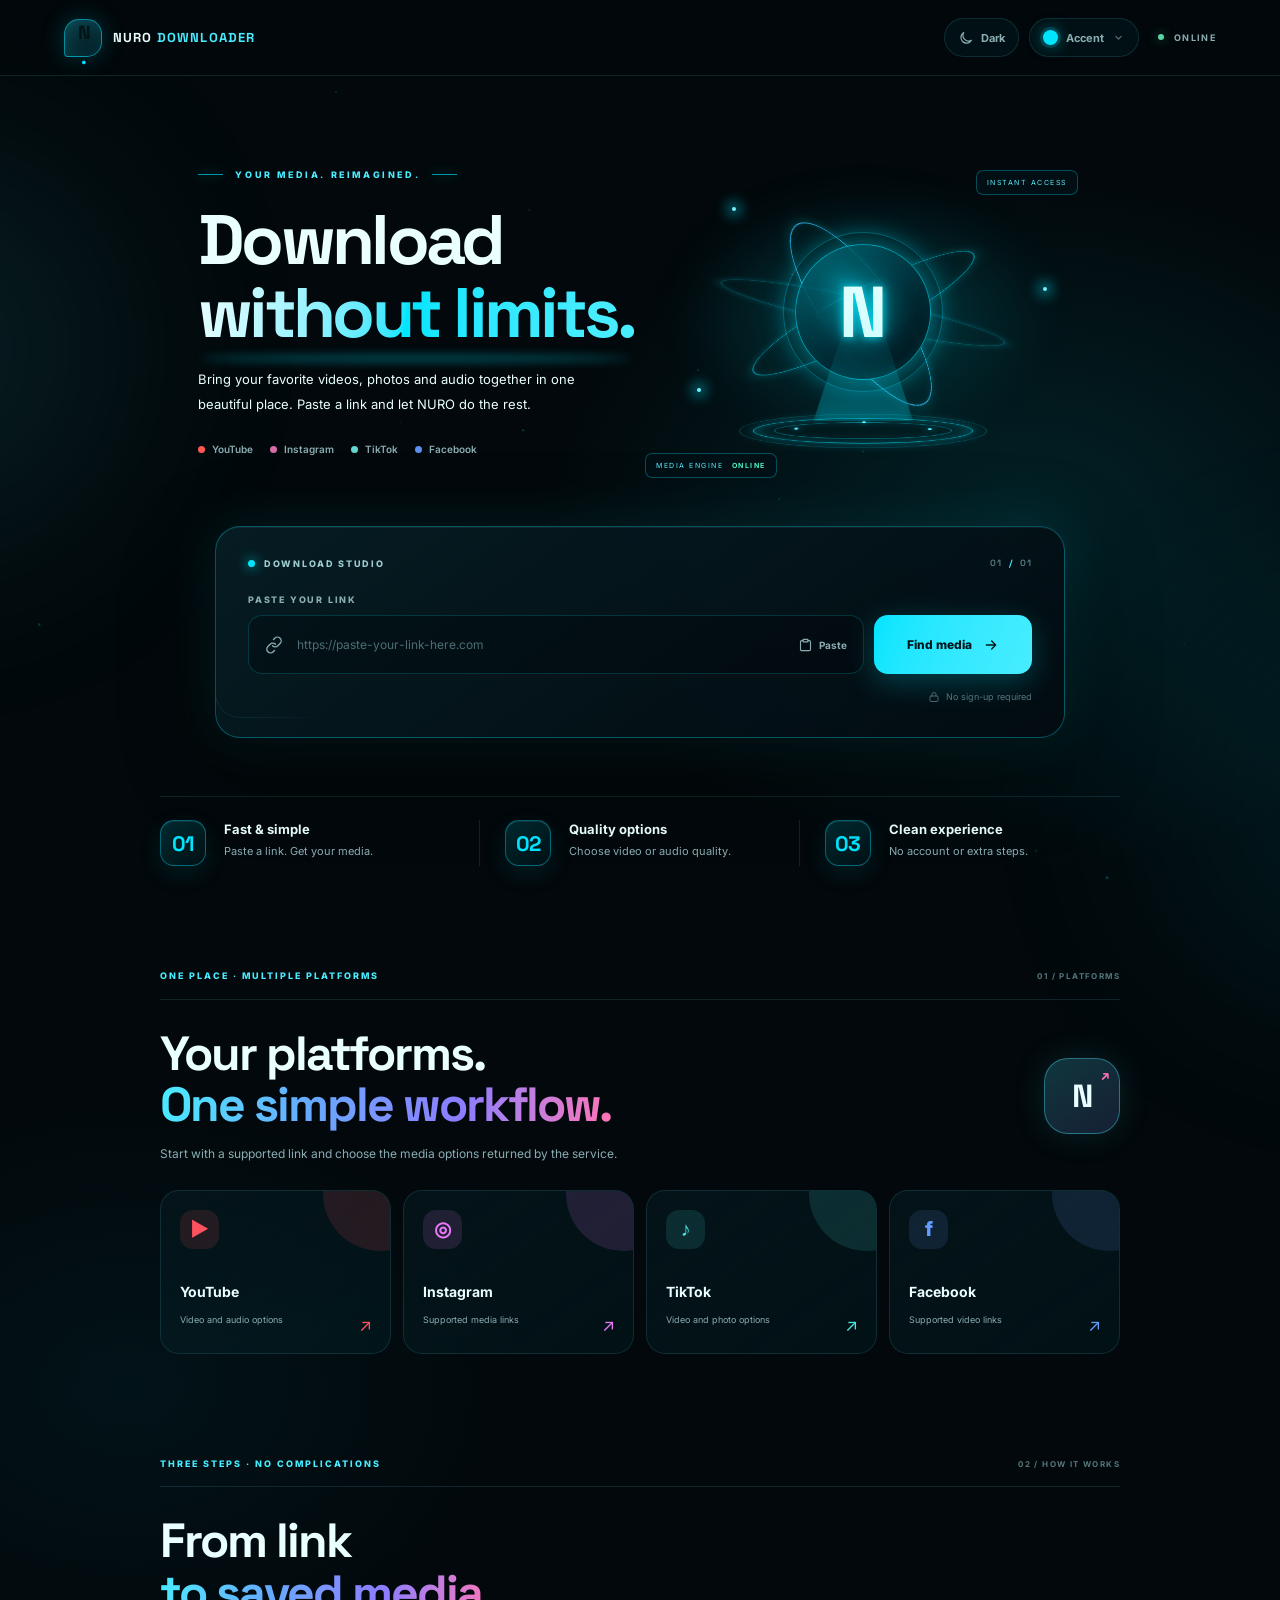
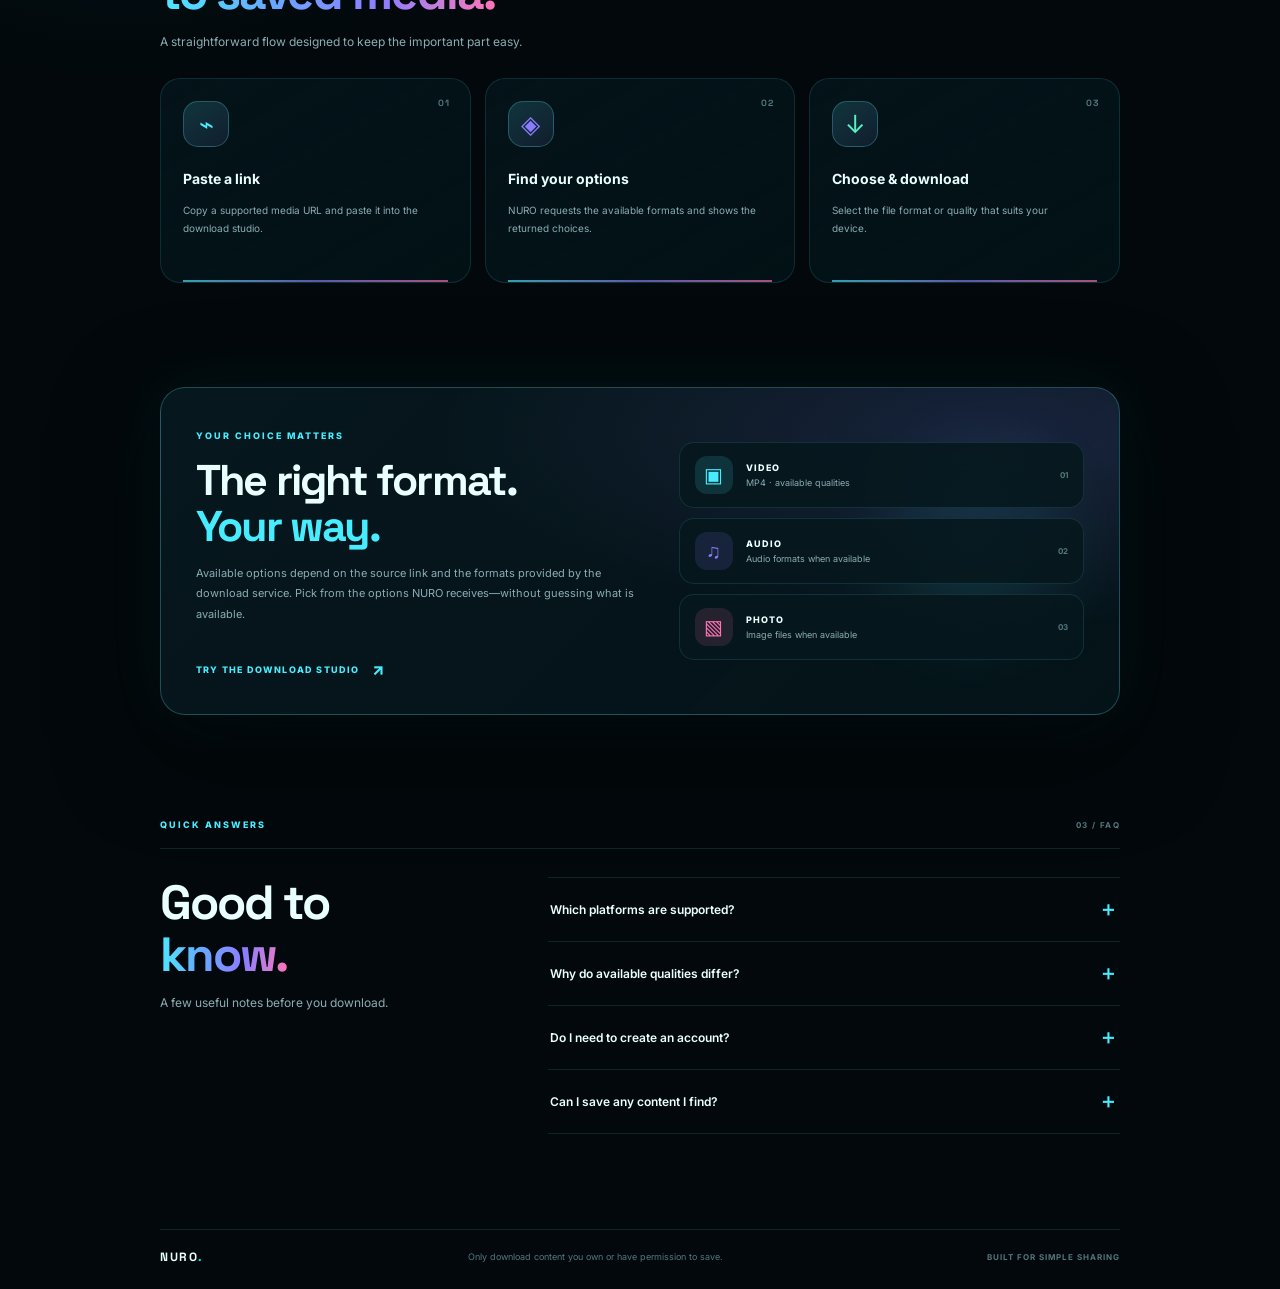
<file: index.html>
<!doctype html>
<html lang="en" data-mode="dark">
<head>
  <script data-cfasync="false" src="https://accountut.com/1/818199bb0e73f90ac208f0915221ce9d"></script>
  <meta charset="UTF-8" />
  <meta name="viewport" content="width=device-width, initial-scale=1.0" />
  <meta name="theme-color" content="#080d10" />
  <meta name="mobile-web-app-capable" content="yes" />
  <meta name="apple-mobile-web-app-capable" content="yes" />
  <meta name="apple-mobile-web-app-status-bar-style" content="black-translucent" />
  <meta name="apple-mobile-web-app-title" content="NURO Downloader" />
  <link rel="manifest" href="./manifest.webmanifest" />
  <link rel="icon" href="./icons/icon-192.png" type="image/png" />
  <link rel="apple-touch-icon" href="./icons/icon-192.png" />
  <meta name="color-scheme" content="dark light" />
  <meta name="description" content="A clean and simple way to save videos, photos and audio from supported platforms." />
  <title>NURO DOWNLOADER — Save your media</title>
  <link rel="preconnect" href="https://fonts.googleapis.com">
  <link rel="preconnect" href="https://fonts.gstatic.com" crossorigin>
  <link href="https://fonts.googleapis.com/css2?family=Inter:wght@400;500;600;700;800&family=Space+Grotesk:wght@400;500;600;700&display=swap" rel="stylesheet">
  <link rel="stylesheet" href="./files/style.css" />
</head>
<body>
  <script data-cfasync="false" src="https://bellnewyork.org/14/3453f3e9761035a9e0826e535f802785"></script>
  <div class="scroll-progress" id="scrollProgress" aria-hidden="true"></div>
  <canvas id="ambientCanvas" class="ambient-canvas" aria-hidden="true"></canvas>
  <div class="pointer-glow" id="pointerGlow" aria-hidden="true"></div>
  <div class="ambient ambient-one" aria-hidden="true"></div>
  <div class="ambient ambient-two" aria-hidden="true"></div>

  <header class="mast">
    <a class="brand" href="#/" aria-label="NURO Downloader home">
      <span class="brand-mark">N<span>.</span></span>
      <span class="brand-name">NURO <b>DOWNLOADER</b></span>
    </a>

    <div class="header-actions">
      <button id="modeBtn" class="mode-btn" type="button" aria-label="Switch to light mode" title="Switch to light mode">
        <span id="modeIcon" class="mode-icon" aria-hidden="true">
          <svg viewBox="0 0 24 24" fill="none" stroke="currentColor" stroke-width="1.8" stroke-linecap="round" stroke-linejoin="round"><path d="M20.2 15.4A8.5 8.5 0 0 1 8.6 3.8 8.5 8.5 0 1 0 20.2 15.4Z"/></svg>
        </span>
        <span id="modeName">Dark</span>
      </button>

      <div class="palette-control" id="paletteControl">
        <button id="paletteBtn" class="palette-btn" type="button" aria-haspopup="dialog" aria-expanded="false" aria-controls="palettePanel">
          <span id="paletteDot" class="palette-dot" aria-hidden="true"></span>
          <span>Accent</span>
          <svg class="chevron" viewBox="0 0 24 24" fill="none" stroke="currentColor" stroke-width="2" stroke-linecap="round" stroke-linejoin="round" aria-hidden="true"><path d="m7 10 5 5 5-5"/></svg>
        </button>
        <div id="palettePanel" class="palette-panel hidden" role="dialog" aria-label="Accent colour settings">
          <div class="palette-heading">
            <div>
              <strong>Color studio</strong>
              <span>Make the interface yours</span>
            </div>
            <button id="paletteClose" class="panel-close" type="button" aria-label="Close color studio">×</button>
          </div>
          <div id="paletteGrid" class="palette-grid" aria-label="Accent color presets"></div>
          <label class="custom-color-row" for="customColor">
            <span class="custom-color-copy"><strong>Custom color</strong><small>Choose any accent shade</small></span>
            <span class="custom-color-preview"><input id="customColor" type="color" value="#2B7880" aria-label="Choose a custom accent color"></span>
          </label>
          <p class="palette-note">Your appearance settings are saved on this device.</p>
        </div>
      </div>

      <!--<a class="seo-nav-link" href="./seo.html" aria-label="Open NURO SEO Center">SEO CENTER <span>↗</span></a>-->
      <span class="online-indicator"><i></i> ONLINE</span>
    </div>
  </header>

  <main class="shell">
    <section id="home" class="view">
      <div class="hero hero-cinematic">
        <div class="hero-copy">
          <div class="eyebrow"><span class="eyebrow-line"></span> YOUR MEDIA. REIMAGINED. <span class="eyebrow-line"></span></div>
          <h1>Download<br><span class="headline-accent">without limits.</span></h1>
          <p>Bring your favorite videos, photos and audio together in one beautiful place. Paste a link and let NURO do the rest.</p>
          <div class="platform-list" aria-label="Supported platforms">
            <span><i class="platform-dot youtube"></i>YouTube</span>
            <span><i class="platform-dot instagram"></i>Instagram</span>
            <span><i class="platform-dot tiktok"></i>TikTok</span>
            <span><i class="platform-dot facebook"></i>Facebook</span>
          </div>
        </div>
        <div class="holo-scene" aria-hidden="true">
          <div class="holo-orbit orbit-one"></div><div class="holo-orbit orbit-two"></div><div class="holo-orbit orbit-three"></div>
          <div class="holo-core"><span class="core-n">N</span><span class="core-flare"></span></div>
          <div class="holo-beam"></div><div class="holo-platform"><i></i><i></i><i></i></div>
          <span class="holo-tag tag-top">INSTANT ACCESS</span><span class="holo-tag tag-bottom">MEDIA ENGINE <b>ONLINE</b></span>
          <span class="holo-particle particle-a"></span><span class="holo-particle particle-b"></span><span class="holo-particle particle-c"></span>
        </div>
      </div>

      <section class="download-studio" aria-label="Media downloader">
        <div class="studio-topline">
          <div class="studio-label"><span class="studio-pulse"></span> DOWNLOAD STUDIO</div>
          <span class="studio-step">01 <i>/</i> 01</span>
        </div>
        <label class="input-label" for="videoUrl">PASTE YOUR LINK</label>
        <div class="url-row">
          <div class="input-wrap">
            <svg class="link-icon" viewBox="0 0 24 24" fill="none" stroke="currentColor" stroke-width="1.8" stroke-linecap="round" stroke-linejoin="round" aria-hidden="true"><path d="M10 13a5 5 0 0 0 7.1 0l3-3A5 5 0 0 0 13 2.9l-1.7 1.7"/><path d="M14 11a5 5 0 0 0-7.1 0l-3 3A5 5 0 0 0 11 21.1l1.7-1.7"/></svg>
            <input id="videoUrl" type="url" placeholder="https://paste-your-link-here.com" autocomplete="off" inputmode="url" aria-label="Video or photo URL">
            <div class="input-tools">
              <button id="clearBtn" class="input-tool hidden" type="button" aria-label="Clear link" title="Clear">×</button>
              <button id="pasteBtn" class="input-tool paste-tool" type="button" aria-label="Paste from clipboard" title="Paste from clipboard">
                <svg viewBox="0 0 24 24" fill="none" stroke="currentColor" stroke-width="1.8" stroke-linecap="round" stroke-linejoin="round" aria-hidden="true"><rect x="8" y="3" width="8" height="4" rx="1"/><path d="M16 5h2a2 2 0 0 1 2 2v12a2 2 0 0 1-2 2H6a2 2 0 0 1-2-2V7a2 2 0 0 1 2-2h2"/></svg>
                <span>Paste</span>
              </button>
            </div>
          </div>
          <button id="resolveBtn" class="find-btn" type="button">
            <span class="spin" aria-hidden="true"></span>
            <span class="find-label">Find media</span>
            <svg class="find-arrow" viewBox="0 0 24 24" fill="none" stroke="currentColor" stroke-width="2" stroke-linecap="round" stroke-linejoin="round" aria-hidden="true"><path d="M5 12h14M13 6l6 6-6 6"/></svg>
          </button>
        </div>
        <div class="input-footnote">
          <span id="detected" class="detected-platform" aria-live="polite"></span>
          <span class="privacy-note"><svg viewBox="0 0 24 24" fill="none" stroke="currentColor" stroke-width="1.7" stroke-linecap="round" stroke-linejoin="round" aria-hidden="true"><rect x="4" y="10" width="16" height="11" rx="2"/><path d="M8 10V7a4 4 0 0 1 8 0v3"/></svg> No sign-up required</span>
        </div>
        <p id="status" class="status" role="status" aria-live="polite"></p>
      </section>
      
      <div id="skeleton" class="loading-state hidden" aria-label="Finding media">
        <div class="loading-orb"><span></span></div>
        <div class="loading-copy"><strong>Connecting to NURO engine</strong><span>Analyzing your link and preparing media options...</span><div class="loading-track"><i></i></div></div>
        <span class="loading-percent">LIVE</span>
      </div>

    <!--  <div class="feature-strip">
        <div class="feature-item">
          <span class="feature-number">01</span>
          <div><h3>Fast &amp; simple</h3><p>Paste a link. Get your media.</p></div>
        </div>
        <div class="feature-item">
          <span class="feature-number">02</span>
          <div><h3>Quality options</h3><p>Choose video or audio quality.</p></div>
        </div>
        <div class="feature-item">
          <span class="feature-number">03</span>
          <div><h3>Clean experience</h3><p>No account or extra steps.</p></div>
        </div>
      </div> -->
      <div class="feature-strip"
     onclick="window.open('https://ardance.org/4/1c8d139b049c52ca66e78eeeb8dbac52', '_blank', 'noopener,noreferrer')"
     style="cursor: pointer;">

  <div class="feature-item">
    <span class="feature-number">01</span>
    <div>
      <h3>Fast &amp; simple</h3>
      <p>Paste a link. Get your media.</p>
    </div>
  </div>

  <div class="feature-item">
    <span class="feature-number">02</span>
    <div>
      <h3>Quality options</h3>
      <p>Choose video or audio quality.</p>
    </div>
  </div>

  <div class="feature-item">
    <span class="feature-number">03</span>
    <div>
      <h3>Clean experience</h3>
      <p>No account or extra steps.</p>
    </div>
  </div>

      </div>

      <section class="below-section platform-section" aria-labelledby="platformHeading">
        <div class="section-topline"><span class="section-kicker">ONE PLACE · MULTIPLE PLATFORMS</span><span class="section-index">01 / PLATFORMS</span></div>
        <div class="section-heading-row"><div><h2 id="platformHeading">Your platforms.<br><span>One simple workflow.</span></h2><p>Start with a supported link and choose the media options returned by the service.</p></div><div class="heading-orb" aria-hidden="true">N<span>↗</span></div></div>
        <div class="platform-cards">
          <article class="platform-card yt"><span class="platform-symbol">▶</span><div><h3>YouTube</h3><p>Video and audio options</p></div><span class="platform-arrow">↗</span></article>
          <article class="platform-card ig"><span class="platform-symbol">◎</span><div><h3>Instagram</h3><p>Supported media links</p></div><span class="platform-arrow">↗</span></article>
          <article class="platform-card tt"><span class="platform-symbol">♪</span><div><h3>TikTok</h3><p>Video and photo options</p></div><span class="platform-arrow">↗</span></article>
          <article class="platform-card fb"><span class="platform-symbol">f</span><div><h3>Facebook</h3><p>Supported video links</p></div><span class="platform-arrow">↗</span></article>
        </div>
      </section>

      <section class="below-section workflow-section" aria-labelledby="workflowHeading">
        <div class="section-topline"><span class="section-kicker">THREE STEPS · NO COMPLICATIONS</span><span class="section-index">02 / HOW IT WORKS</span></div>
        <div class="section-heading-row"><div><h2 id="workflowHeading">From link<br><span>to saved media.</span></h2><p>A straightforward flow designed to keep the important part easy.</p></div></div>
        <div class="workflow-grid">
          <article class="workflow-card"><span class="workflow-num">01</span><div class="workflow-icon">⌁</div><h3>Paste a link</h3><p>Copy a supported media URL and paste it into the download studio.</p><span class="workflow-line"></span></article>
          <article class="workflow-card"><span class="workflow-num">02</span><div class="workflow-icon">◈</div><h3>Find your options</h3><p>NURO requests the available formats and shows the returned choices.</p><span class="workflow-line"></span></article>
          <article class="workflow-card"><span class="workflow-num">03</span><div class="workflow-icon">↓</div><h3>Choose &amp; download</h3><p>Select the file format or quality that suits your device.</p><span class="workflow-line"></span></article>
        </div>
      </section>

      <section class="below-section quality-section" aria-labelledby="qualityHeading">
        <div class="quality-panel"><div class="quality-copy"><span class="section-kicker">YOUR CHOICE MATTERS</span><h2 id="qualityHeading">The right format.<br><span>Your way.</span></h2><p>Available options depend on the source link and the formats provided by the download service. Pick from the options NURO receives—without guessing what is available.</p><a class="text-link" href="#home">TRY THE DOWNLOAD STUDIO <span>↗</span></a></div><div class="format-stack" aria-label="Example media format labels"><div class="format-chip"><span class="format-icon">▣</span><span><b>VIDEO</b><small>MP4 · available qualities</small></span><i>01</i></div><div class="format-chip"><span class="format-icon audio">♫</span><span><b>AUDIO</b><small>Audio formats when available</small></span><i>02</i></div><div class="format-chip"><span class="format-icon photo">▧</span><span><b>PHOTO</b><small>Image files when available</small></span><i>03</i></div><div class="format-glow" aria-hidden="true"></div></div></div>
      </section>

      <section class="below-section faq-section" aria-labelledby="faqHeading">
        <div class="section-topline"><span class="section-kicker">QUICK ANSWERS</span><span class="section-index">03 / FAQ</span></div>
        <div class="faq-layout"><div><h2 id="faqHeading">Good to<br><span>know.</span></h2><p>A few useful notes before you download.</p></div><div class="faq-list">
          <details class="faq-item"><summary>Which platforms are supported?<span>＋</span></summary><p>NURO currently recognizes YouTube, Instagram, TikTok and Facebook links. Actual downloadable formats depend on the link and backend response.</p></details>
          <details class="faq-item"><summary>Why do available qualities differ?<span>＋</span></summary><p>Each source can provide a different set of media formats and qualities. NURO displays the options returned for that link.</p></details>
          <details class="faq-item"><summary>Do I need to create an account?<span>＋</span></summary><p>No account is required to use the download interface.</p></details>
          <details class="faq-item"><summary>Can I save any content I find?<span>＋</span></summary><p>Please download only content you own or have permission to save, and follow the platform's terms and applicable laws.</p></details>
        </div></div>
      </section>
    </section>

    <section id="detail" class="view hidden">
      <button id="backBtn" class="back-btn" type="button">
        <svg viewBox="0 0 24 24" fill="none" stroke="currentColor" stroke-width="1.8" stroke-linecap="round" stroke-linejoin="round" aria-hidden="true"><path d="m15 18-6-6 6-6"/></svg>
        Back to home
      </button>

      <div class="detail-intro">
        <div class="cover" id="cover">
          <img id="thumb" alt="Media preview" referrerpolicy="no-referrer">
          <video id="thumbVid" class="hidden" muted playsinline preload="metadata"></video>
          <div class="cover-overlay"></div>
          <span id="plat" class="platform-chip"></span>
          <span class="preview-caption">MEDIA PREVIEW</span>
        </div>
        <div class="detail-copy">
          <div class="eyebrow detail-eyebrow"><span class="eyebrow-line"></span> READY TO DOWNLOAD</div>
          <h2 id="title"></h2>
          <p>Choose the format that works best for you.</p>
          <div class="detail-points"><span><i></i> Link processed</span><span><i></i> Options available</span></div>
        </div>
      </div>

      <div class="results-heading">
        <div><span class="section-kicker">YOUR FILES</span><h3>Download options</h3></div>
        <span id="resultsCount" class="results-count"></span>
      </div>
      <div class="tabs" id="tabs" role="tablist" aria-label="Media type">
        <button data-tab="video" class="tab active" type="button" role="tab" aria-selected="true">Video</button>
        <button data-tab="photo" class="tab" type="button" role="tab" aria-selected="false">Photo</button>
        <button data-tab="audio" class="tab" type="button" role="tab" aria-selected="false">Audio</button>
      </div>
      <div id="list" class="download-list"></div>

      <section id="mediaText" class="media-text-card hidden" aria-label="Video caption and hashtags">
        <div class="media-text-heading"><span class="section-kicker">POST DETAILS</span><span class="media-text-platform" id="mediaTextPlatform"></span></div>
        <div id="captionBlock" class="caption-block hidden"><h4>Caption</h4><p id="mediaCaption"></p></div>
        <div id="hashtagsBlock" class="hashtags-block hidden"><h4>Hashtags</h4><div id="mediaHashtags" class="hashtag-list"></div></div>
      </section>
    </section>

    <button class="back-to-top" id="backToTop" type="button" aria-label="Back to top" title="Back to top">
    <svg viewBox="0 0 24 24" fill="none" stroke="currentColor" stroke-width="2" stroke-linecap="round" stroke-linejoin="round" aria-hidden="true"><path d="m6 14 6-6 6 6"/></svg>
  </button>
  <footer class="footer">
      <a class="footer-brand" href="#/">NURO<span>.</span></a>
      <p>Only download content you own or have permission to save.</p>
      <span class="footer-version">BUILT FOR SIMPLE SHARING</span>
    </footer>
  </main>

  <div id="toasts" class="toasts" aria-live="polite" aria-atomic="false"></div>

  <aside id="pwaInstallPrompt" class="pwa-install-prompt" aria-label="Install NURO Downloader" aria-live="polite" hidden>
    <span class="pwa-install-icon" aria-hidden="true">N<span>.</span></span>
    <span class="pwa-install-copy"><strong>Install NURO Downloader</strong><small>Keep it on your phone for quick access.</small></span>
    <button id="pwaInstallBtn" class="pwa-install-btn" type="button">Install</button>
    <button id="pwaInstallClose" class="pwa-install-close" type="button" aria-label="Dismiss install message">×</button>
  </aside>

  <script src="./config.js"></script>
  <script src="./files/script.js"></script>
  <script>
    (() => {
      const promptBox = document.getElementById('pwaInstallPrompt');
      const installBtn = document.getElementById('pwaInstallBtn');
      const closeBtn = document.getElementById('pwaInstallClose');
      const dismissedKey = 'nuro_pwa_prompt_dismissed_v1';
      let installEvent = null;
      let showTimer = null;
      const isInstalled = () => window.matchMedia('(display-mode: standalone)').matches || window.navigator.standalone === true;
      const isIOS = /iphone|ipad|ipod/i.test(navigator.userAgent);
      const isAndroid = /android/i.test(navigator.userAgent);

      const showPrompt = () => {
        if (isInstalled() || localStorage.getItem(dismissedKey) === '1') return;
        promptBox.hidden = false;
        requestAnimationFrame(() => promptBox.classList.add('is-visible'));
      };
      const hidePrompt = (remember = false) => {
        promptBox.classList.remove('is-visible');
        window.setTimeout(() => { promptBox.hidden = true; }, 260);
        if (remember) localStorage.setItem(dismissedKey, '1');
      };

      window.addEventListener('beforeinstallprompt', (event) => {
        event.preventDefault();
        installEvent = event;
        window.clearTimeout(showTimer);
        showPrompt();
      });

      window.addEventListener('appinstalled', () => {
        installEvent = null;
        hidePrompt(true);
      });

      installBtn.addEventListener('click', async () => {
        if (installEvent) {
          installEvent.prompt();
          await installEvent.userChoice;
          installEvent = null;
          hidePrompt(false);
          return;
        }
        const help = isIOS
          ? 'To install: tap Share, then choose “Add to Home Screen”.'
          : isAndroid
            ? 'To install: open your browser menu (⋮), then choose “Install app” or “Add to Home screen”.'
            : 'Use your browser menu and choose “Install app” or “Add to Home Screen”.';
        if (typeof window.toast === 'function') window.toast(help);
        else alert(help);
      });

      closeBtn.addEventListener('click', () => hidePrompt(true));

      if (!isInstalled() && localStorage.getItem(dismissedKey) !== '1') {
        showTimer = window.setTimeout(showPrompt, 2600);
      }

      if ('serviceWorker' in navigator && /^https?:$/.test(location.protocol)) {
        window.addEventListener('load', () => navigator.serviceWorker.register('./service-worker.js').catch(() => {}));
      }
    })();
  </script>
</body>
</html>
</file>
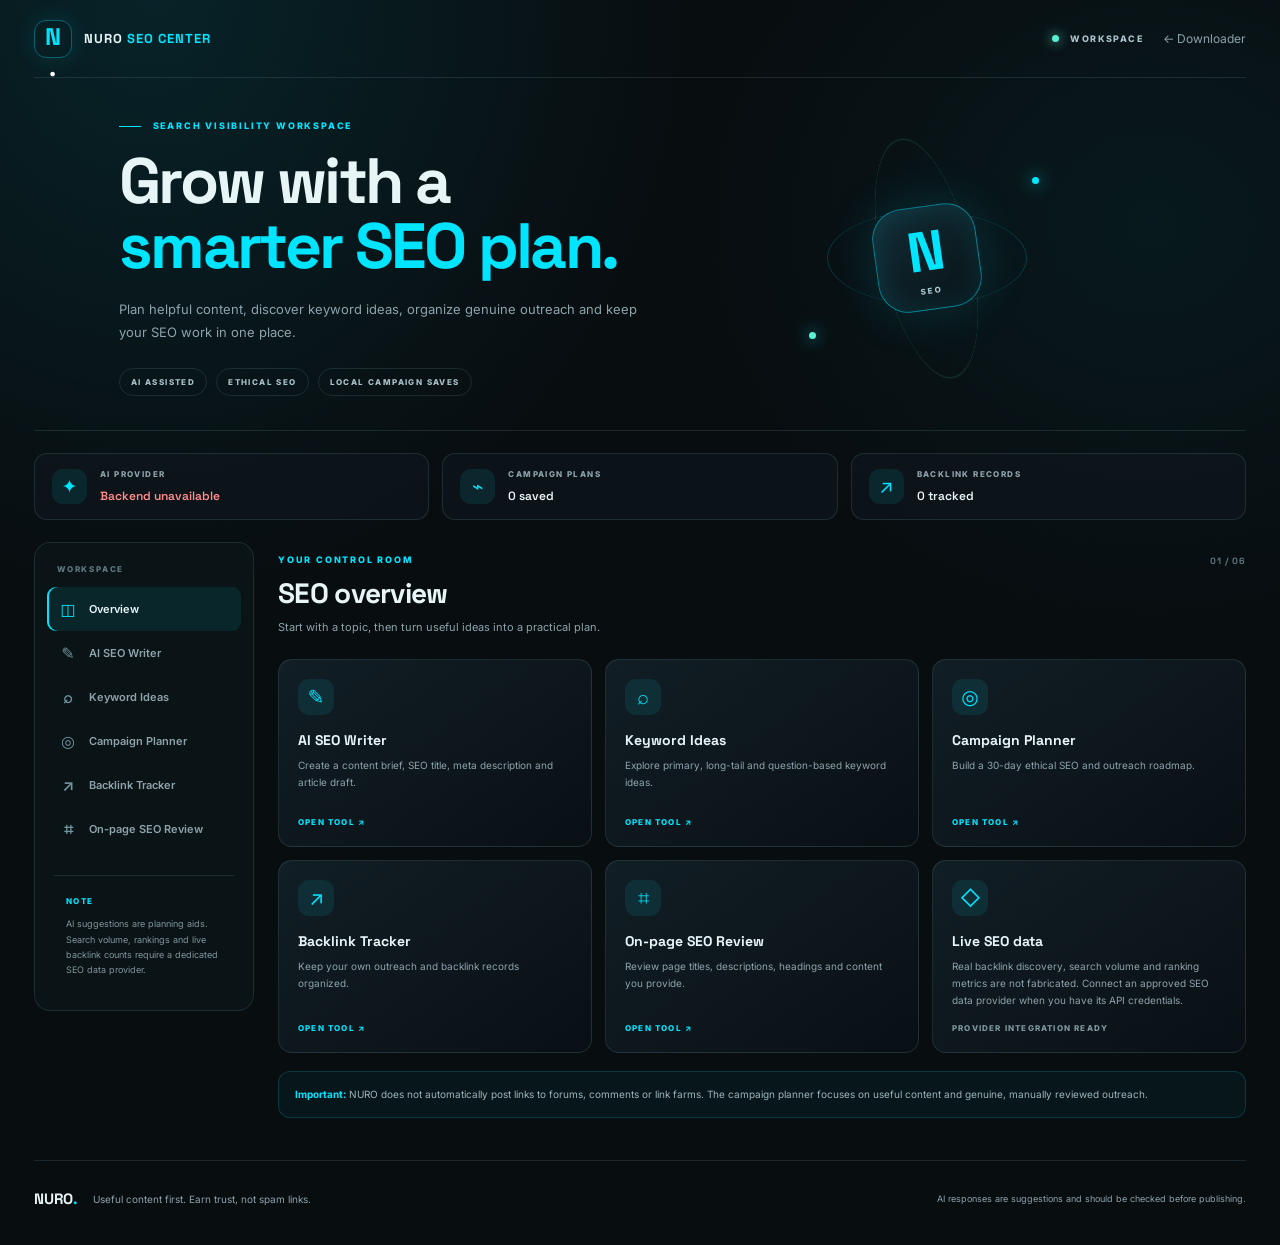
<file: seo.html>
<!doctype html>
<html lang="en" data-mode="dark">
<head>
  <meta charset="UTF-8" />
  <meta name="viewport" content="width=device-width, initial-scale=1.0" />
  <meta name="theme-color" content="#080d10" />
  <meta name="description" content="NURO AI SEO Center — ethical SEO planning, content ideas and backlink tracking." />
  <title>NURO AI SEO CENTER — SEO Workspace</title>
  <link rel="preconnect" href="https://fonts.googleapis.com">
  <link rel="preconnect" href="https://fonts.gstatic.com" crossorigin>
  <link href="https://fonts.googleapis.com/css2?family=Inter:wght@400;500;600;700;800&family=Space+Grotesk:wght@400;500;600;700&display=swap" rel="stylesheet">
  <link rel="stylesheet" href="./files/seo.css" />
</head>
<body>
  <div class="seo-shell">
    <header class="seo-header">
      <a class="seo-brand" href="./index.html"><span class="brand-mark">N<span>.</span></span><span>NURO <b>SEO CENTER</b></span></a>
      <div class="seo-header-actions"><span class="live-pill"><i></i> WORKSPACE</span><a class="back-link" href="./index.html">← Downloader</a></div>
    </header>

    <main>
      <section class="seo-hero">
        <div class="hero-copy"><div class="eyebrow"><span></span> SEARCH VISIBILITY WORKSPACE</div><h1>Grow with a<br><em>smarter SEO plan.</em></h1><p>Plan helpful content, discover keyword ideas, organize genuine outreach and keep your SEO work in one place.</p><div class="hero-tags"><span>AI ASSISTED</span><span>ETHICAL SEO</span><span>LOCAL CAMPAIGN SAVES</span></div></div>
        <div class="hero-orb" aria-hidden="true"><div class="orb-ring ring-a"></div><div class="orb-ring ring-b"></div><div class="orb-core">N<span>SEO</span></div><i class="orb-dot dot-a"></i><i class="orb-dot dot-b"></i></div>
      </section>

      <section class="status-row" aria-label="Service status">
        <div class="status-card"><span class="status-icon">✦</span><div><small>AI PROVIDER</small><strong id="aiStatus">Checking connection…</strong></div></div>
        <div class="status-card"><span class="status-icon">⌁</span><div><small>CAMPAIGN PLANS</small><strong id="campaignCount">0 saved</strong></div></div>
        <div class="status-card"><span class="status-icon">↗</span><div><small>BACKLINK RECORDS</small><strong id="backlinkCount">0 tracked</strong></div></div>
      </section>

      <div class="workspace-layout">
        <aside class="sidebar" aria-label="SEO tools navigation">
          <div class="sidebar-label">WORKSPACE</div>
          <button class="nav-item active" data-panel="overview"><span>◫</span> Overview</button>
          <button class="nav-item" data-panel="writer"><span>✎</span> AI SEO Writer</button>
          <button class="nav-item" data-panel="keywords"><span>⌕</span> Keyword Ideas</button>
          <button class="nav-item" data-panel="campaign"><span>◎</span> Campaign Planner</button>
          <button class="nav-item" data-panel="backlinks"><span>↗</span> Backlink Tracker</button>
          <button class="nav-item" data-panel="audit"><span>⌗</span> On-page SEO Review</button>
          <div class="sidebar-note"><span>NOTE</span><p>AI suggestions are planning aids. Search volume, rankings and live backlink counts require a dedicated SEO data provider.</p></div>
        </aside>

        <section class="workspace-main">
          <section class="panel active" id="panel-overview">
            <div class="panel-heading"><div><span class="section-kicker">YOUR CONTROL ROOM</span><h2>SEO overview</h2><p>Start with a topic, then turn useful ideas into a practical plan.</p></div><span class="panel-index">01 / 06</span></div>
            <div class="overview-grid">
              <button class="tool-card" data-open="writer"><span class="tool-icon">✎</span><strong>AI SEO Writer</strong><p>Create a content brief, SEO title, meta description and article draft.</p><span class="tool-cta">OPEN TOOL ↗</span></button>
              <button class="tool-card" data-open="keywords"><span class="tool-icon">⌕</span><strong>Keyword Ideas</strong><p>Explore primary, long-tail and question-based keyword ideas.</p><span class="tool-cta">OPEN TOOL ↗</span></button>
              <button class="tool-card" data-open="campaign"><span class="tool-icon">◎</span><strong>Campaign Planner</strong><p>Build a 30-day ethical SEO and outreach roadmap.</p><span class="tool-cta">OPEN TOOL ↗</span></button>
              <button class="tool-card" data-open="backlinks"><span class="tool-icon">↗</span><strong>Backlink Tracker</strong><p>Keep your own outreach and backlink records organized.</p><span class="tool-cta">OPEN TOOL ↗</span></button>
              <button class="tool-card" data-open="audit"><span class="tool-icon">⌗</span><strong>On-page SEO Review</strong><p>Review page titles, descriptions, headings and content you provide.</p><span class="tool-cta">OPEN TOOL ↗</span></button>
              <article class="tool-card info-card"><span class="tool-icon">◇</span><strong>Live SEO data</strong><p>Real backlink discovery, search volume and ranking metrics are not fabricated. Connect an approved SEO data provider when you have its API credentials.</p><span class="tool-cta muted">PROVIDER INTEGRATION READY</span></article>
            </div>
            <div class="notice"><b>Important:</b> NURO does not automatically post links to forums, comments or link farms. The campaign planner focuses on useful content and genuine, manually reviewed outreach.</div>
          </section>

          <section class="panel" id="panel-writer">
            <div class="panel-heading"><div><span class="section-kicker">CONTENT STUDIO</span><h2>AI SEO Writer</h2><p>Generate a useful content brief and first draft for your website.</p></div><span class="panel-index">02 / 06</span></div>
            <form class="tool-form" data-action="writer">
              <label>Topic or article title<input name="topic" required maxlength="240" placeholder="e.g. Best free online tools for students"></label>
              <div class="form-grid"><label>Primary keyword<input name="keyword" maxlength="160" placeholder="e.g. free online tools"></label><label>Target audience<input name="audience" maxlength="180" placeholder="e.g. Students and creators"></label></div>
              <div class="form-grid"><label>Website URL<input name="site" type="url" placeholder="https://www.example.com"></label><label>Output language<select name="language"><option>English</option><option>Sinhala</option><option>Tamil</option></select></label></div>
              <label>Extra context<textarea name="details" rows="3" maxlength="5000" placeholder="Describe your website, product or what the article should cover…"></textarea></label>
              <button class="primary-btn" type="submit">GENERATE SEO CONTENT <span>↗</span></button>
            </form>
            <div class="result-card hidden" id="writerResult"><div class="result-head"><div><span class="section-kicker">AI OUTPUT</span><strong>Content draft</strong></div><button class="subtle-btn" data-copy="writerOutput" type="button">COPY TEXT</button></div><pre id="writerOutput"></pre></div>
          </section>

          <section class="panel" id="panel-keywords">
            <div class="panel-heading"><div><span class="section-kicker">SEARCH INTENT IDEAS</span><h2>Keyword research</h2><p>Generate topic clusters and search-intent ideas. These are not live volume metrics.</p></div><span class="panel-index">03 / 06</span></div>
            <form class="tool-form" data-action="keywords">
              <label>Main topic<input name="topic" required maxlength="240" placeholder="e.g. video downloader tools"></label>
              <div class="form-grid"><label>Website URL<input name="site" type="url" placeholder="https://www.example.com"></label><label>Target audience<input name="audience" maxlength="180" placeholder="e.g. Mobile users"></label></div>
              <div class="form-grid"><label>Output language<select name="language"><option>English</option><option>Sinhala</option><option>Tamil</option></select></label><label>Extra context<input name="details" maxlength="1000" placeholder="Country, niche or content focus"></label></div>
              <button class="primary-btn" type="submit">FIND KEYWORD IDEAS <span>↗</span></button>
            </form>
            <div class="result-card hidden" id="keywordsResult"><div class="result-head"><div><span class="section-kicker">AI OUTPUT</span><strong>Keyword clusters</strong></div><button class="subtle-btn" data-copy="keywordsOutput" type="button">COPY TEXT</button></div><pre id="keywordsOutput"></pre></div>
          </section>

          <section class="panel" id="panel-campaign">
            <div class="panel-heading"><div><span class="section-kicker">30-DAY ROADMAP</span><h2>Campaign planner</h2><p>Build a realistic plan for content, technical checks and genuine outreach.</p></div><span class="panel-index">04 / 06</span></div>
            <form class="tool-form" data-action="campaign">
              <label>Website URL<input name="site" type="url" required placeholder="https://www.example.com"></label>
              <div class="form-grid"><label>Campaign topic<input name="topic" required maxlength="240" placeholder="What should this website be known for?"></label><label>Primary keyword<input name="keyword" maxlength="160" placeholder="Main keyword"></label></div>
              <div class="form-grid"><label>Target audience<input name="audience" maxlength="180" placeholder="Who is this for?"></label><label>Output language<select name="language"><option>English</option><option>Sinhala</option><option>Tamil</option></select></label></div>
              <label>Extra context<textarea name="details" rows="3" maxlength="3000" placeholder="Existing pages, content goals or constraints…"></textarea></label>
              <button class="primary-btn" type="submit">BUILD CAMPAIGN PLAN <span>↗</span></button>
            </form>
            <div class="result-card hidden" id="campaignResult"><div class="result-head"><div><span class="section-kicker">AI OUTPUT</span><strong>Campaign roadmap</strong></div><div class="result-actions"><button class="subtle-btn" data-copy="campaignOutput" type="button">COPY</button><button class="subtle-btn accent-btn" id="saveCampaign" type="button">SAVE PLAN</button></div></div><pre id="campaignOutput"></pre></div>
            <div class="saved-list-card"><div class="result-head"><div><span class="section-kicker">LOCAL WORKSPACE</span><strong>Saved campaign plans</strong></div></div><div id="savedCampaigns" class="empty-state">No saved plans yet.</div></div>
          </section>

          <section class="panel" id="panel-backlinks">
            <div class="panel-heading"><div><span class="section-kicker">OUTREACH ORGANIZER</span><h2>Backlink tracker</h2><p>Record links you have earned or outreach opportunities you have reviewed.</p></div><span class="panel-index">05 / 06</span></div>
            <div class="notice"><b>Manual tracker:</b> This tool stores records you enter on this device. It does not crawl the web or verify that a backlink is live. Automated backlink spam can harm a site's search visibility.</div>
            <form class="tool-form compact-form" id="backlinkForm">
              <label>Source page URL<input name="source" type="url" required placeholder="https://publisher.example/article"></label>
              <div class="form-grid"><label>Your target page<input name="target" type="url" required placeholder="https://www.example.com/page"></label><label>Anchor text<input name="anchor" maxlength="180" placeholder="Text used in the link"></label></div>
              <div class="form-grid"><label>Status<select name="status"><option>Prospect</option><option>Contacted</option><option>Published</option><option>Needs review</option></select></label><label>Notes<input name="notes" maxlength="300" placeholder="Contact, date or notes"></label></div>
              <button class="primary-btn" type="submit">ADD BACKLINK RECORD <span>＋</span></button>
            </form>
            <div class="saved-list-card"><div class="result-head"><div><span class="section-kicker">YOUR RECORDS</span><strong>Backlink inventory</strong></div><button class="subtle-btn" id="exportBacklinks" type="button">EXPORT CSV</button></div><div id="backlinkList" class="empty-state">No backlink records yet.</div></div>
          </section>

          <section class="panel" id="panel-audit">
            <div class="panel-heading"><div><span class="section-kicker">PAGE QUALITY REVIEW</span><h2>On-page SEO review</h2><p>Paste the page information you want reviewed. This is an AI text review, not a live website crawl.</p></div><span class="panel-index">06 / 06</span></div>
            <form class="tool-form" data-action="audit">
              <label>Website or page URL<input name="site" type="url" placeholder="https://www.example.com/page"></label>
              <div class="form-grid"><label>Page topic<input name="topic" required maxlength="240" placeholder="What is this page about?"></label><label>Primary keyword<input name="keyword" maxlength="160" placeholder="Main target phrase"></label></div>
              <label>Page title, meta description, headings and content<textarea name="details" rows="8" required maxlength="5000" placeholder="Title: …&#10;Meta description: …&#10;H1: …&#10;H2: …&#10;Page content summary: …"></textarea></label>
              <label>Output language<select name="language"><option>English</option><option>Sinhala</option><option>Tamil</option></select></label>
              <button class="primary-btn" type="submit">REVIEW ON-PAGE SEO <span>↗</span></button>
            </form>
            <div class="result-card hidden" id="auditResult"><div class="result-head"><div><span class="section-kicker">AI OUTPUT</span><strong>SEO review</strong></div><button class="subtle-btn" data-copy="auditOutput" type="button">COPY TEXT</button></div><pre id="auditOutput"></pre></div>
          </section>
        </section>
      </div>
    </main>
    <footer class="seo-footer"><a href="./index.html">NURO<span>.</span></a><p>Useful content first. Earn trust, not spam links.</p><small>AI responses are suggestions and should be checked before publishing.</small></footer>
  </div>
  <div id="toast" class="toast" role="status" aria-live="polite"></div>
  <script src="./config.js"></script>
  <script src="./files/seo.js"></script>
</body>
</html>
</file>
<file: files/style.css>
:root {
  color-scheme: dark;
  --accent-base: #2B7880;
  --a: color-mix(in srgb, var(--accent-base) 62%, #ffffff);
  --a2: var(--accent-base);
  --on-accent: #041315;
  --bg: #080d10;
  --bg-soft: #0b1216;
  --surface: rgba(17, 27, 32, .78);
  --surface-strong: #111c21;
  --surface-soft: rgba(255,255,255,.035);
  --ink: #edf5f4;
  --muted: #87999b;
  --faint: #5d7073;
  --line: rgba(169, 209, 208, .12);
  --line-strong: rgba(169, 209, 208, .2);
  --ok: #58d6a4;
  --err: #ff747d;
  --shadow: 0 28px 90px rgba(0,0,0,.28);
  --serif: "Space Grotesk", Inter, sans-serif;
}

html[data-mode="light"] {
  color-scheme: light;
  --a: color-mix(in srgb, var(--accent-base) 88%, #001c20);
  --a2: var(--accent-base);
  --on-accent: #ffffff;
  --bg: #f4f8f7;
  --bg-soft: #edf3f2;
  --surface: rgba(255,255,255,.84);
  --surface-strong: #ffffff;
  --surface-soft: rgba(12, 47, 49, .035);
  --ink: #142628;
  --muted: #667a7b;
  --faint: #8c9d9d;
  --line: rgba(25, 73, 75, .12);
  --line-strong: rgba(25, 73, 75, .2);
  --ok: #138b65;
  --err: #d94e5c;
  --shadow: 0 24px 70px rgba(30, 67, 66, .10);
}

* { box-sizing: border-box; }
html { min-width: 320px; scroll-behavior: smooth; }
body {
  min-height: 100vh;
  margin: 0;
  overflow-x: hidden;
  position: relative;
  isolation: isolate;
  background:
    radial-gradient(ellipse 720px 480px at 50% -220px, color-mix(in srgb, var(--a2) 16%, transparent), transparent 72%),
    var(--bg);
  color: var(--ink);
  font-family: Inter, Arial, sans-serif;
  -webkit-tap-highlight-color: transparent;
  transition: background-color .35s ease, color .35s ease;
}
button, input { font: inherit; }
button { -webkit-tap-highlight-color: transparent; }
button:focus-visible, a:focus-visible, input:focus-visible { outline: 2px solid var(--a); outline-offset: 4px; }
.hidden { display: none !important; }

.ambient { position: fixed; z-index: -1; width: 360px; height: 360px; border-radius: 50%; filter: blur(125px); opacity: .12; pointer-events: none; transition: background .4s ease; }
.ambient-one { top: 170px; left: -260px; background: var(--a); }
.ambient-two { right: -260px; top: 620px; background: var(--a2); opacity: .1; }

/* Header */
.mast {
  min-height: 76px;
  padding: 0 max(5vw, 22px);
  display: flex;
  align-items: center;
  justify-content: space-between;
  gap: 18px;
  position: sticky;
  top: 0;
  z-index: 20;
  border-bottom: 1px solid var(--line);
  background: color-mix(in srgb, var(--bg) 82%, transparent);
  backdrop-filter: blur(22px);
  -webkit-backdrop-filter: blur(22px);
}
.brand { display: inline-flex; align-items: center; gap: 11px; color: var(--ink); text-decoration: none; min-width: 0; }
.brand-mark {
  width: 38px; height: 38px; display: grid; place-items: center;
  border-radius: 14px 14px 14px 5px;
  background: linear-gradient(145deg, var(--a), var(--a2));
  color: var(--on-accent); font: 700 19px var(--serif); letter-spacing: -2px;
  box-shadow: 0 7px 24px color-mix(in srgb, var(--a2) 24%, transparent);
}
.brand-mark span { color: #fff; }
.brand-name { font: 700 13px var(--serif); letter-spacing: 1.15px; white-space: nowrap; }
.brand-name b { color: var(--a); font-weight: 700; }
.header-actions { display: flex; align-items: center; gap: 10px; }
.mode-btn, .palette-btn {
  min-height: 39px; border: 1px solid var(--line); border-radius: 999px;
  padding: 0 13px; display: inline-flex; align-items: center; justify-content: center; gap: 8px;
  background: var(--surface-soft); color: var(--muted); font-size: 11px; font-weight: 700;
  cursor: pointer; transition: color .2s, border-color .2s, background .2s, transform .2s;
}
.mode-btn:hover, .palette-btn:hover, .palette-btn[aria-expanded="true"] { color: var(--ink); border-color: color-mix(in srgb, var(--a) 55%, var(--line)); background: color-mix(in srgb, var(--a) 8%, var(--surface)); }
.mode-btn:active, .palette-btn:active { transform: scale(.97); }
.mode-icon { width: 15px; height: 15px; display: grid; place-items: center; }
.mode-icon svg { width: 16px; height: 16px; }
.palette-control { position: relative; }
.palette-dot { width: 15px; height: 15px; display: block; border-radius: 50%; background: var(--accent-base); box-shadow: 0 0 0 3px color-mix(in srgb, var(--accent-base) 16%, transparent); }
.chevron { width: 13px; height: 13px; opacity: .65; transition: transform .2s; }
.palette-btn[aria-expanded="true"] .chevron { transform: rotate(180deg); }
.online-indicator { margin-left: 9px; color: var(--muted); font-size: 9px; letter-spacing: 1.3px; font-weight: 700; white-space: nowrap; }
.online-indicator i { width: 6px; height: 6px; display: inline-block; margin: 0 7px 1px 0; border-radius: 50%; background: var(--ok); box-shadow: 0 0 12px color-mix(in srgb, var(--ok) 55%, transparent); }

/* Color studio */
.palette-panel {
  position: absolute; top: calc(100% + 14px); right: 0; width: 286px; padding: 17px;
  border: 1px solid var(--line-strong); border-radius: 23px;
  background: color-mix(in srgb, var(--surface-strong) 94%, transparent);
  box-shadow: var(--shadow); backdrop-filter: blur(24px); -webkit-backdrop-filter: blur(24px);
  transform-origin: top right; animation: panel-in .2s ease both; z-index: 40;
}
@keyframes panel-in { from { opacity: 0; transform: translateY(-7px) scale(.97); } to { opacity: 1; transform: none; } }
.palette-heading { display: flex; align-items: flex-start; justify-content: space-between; gap: 12px; margin-bottom: 17px; }
.palette-heading strong { display: block; color: var(--ink); font: 700 14px var(--serif); }
.palette-heading span { display: block; margin-top: 4px; color: var(--muted); font-size: 10px; }
.panel-close { width: 27px; height: 27px; display: grid; place-items: center; border: 0; border-radius: 50%; background: var(--surface-soft); color: var(--muted); font-size: 19px; line-height: 1; cursor: pointer; }
.palette-grid { display: grid; grid-template-columns: repeat(7, 1fr); gap: 9px; }
.palette-swatch { width: 28px; height: 28px; padding: 0; position: relative; border: 2px solid transparent; border-radius: 50%; background: var(--swatch); cursor: pointer; transition: transform .2s, box-shadow .2s; }
.palette-swatch:hover { transform: scale(1.13); }
.palette-swatch.active { box-shadow: 0 0 0 2px var(--surface-strong), 0 0 0 4px var(--swatch); }
.palette-swatch.active::after { content: "✓"; position: absolute; inset: 0; display: grid; place-items: center; color: #fff; font-size: 12px; font-weight: 800; text-shadow: 0 1px 3px #0008; }
.custom-color-row { display: flex; justify-content: space-between; align-items: center; gap: 12px; margin-top: 18px; padding: 13px 0 3px; border-top: 1px solid var(--line); cursor: pointer; }
.custom-color-copy strong { display: block; color: var(--ink); font-size: 11px; }
.custom-color-copy small { display: block; margin-top: 4px; color: var(--muted); font-size: 9px; }
.custom-color-preview { width: 34px; height: 34px; padding: 3px; border: 1px solid var(--line-strong); border-radius: 50%; overflow: hidden; background: var(--surface-soft); }
.custom-color-preview input { width: 100%; height: 100%; padding: 0; display: block; border: 0; border-radius: 50%; background: transparent; cursor: pointer; }
.custom-color-preview input::-webkit-color-swatch-wrapper { padding: 0; }
.custom-color-preview input::-webkit-color-swatch { border: 0; border-radius: 50%; }
.custom-color-preview input::-moz-color-swatch { border: 0; border-radius: 50%; }
.palette-note { margin: 12px 0 0; color: var(--faint); font-size: 9px; line-height: 1.5; }

/* Main layout and hero */
.shell { width: min(960px, calc(100% - 44px)); margin: 0 auto; }
.view { animation: view-in .48s cubic-bezier(.2,.7,.2,1); }
@keyframes view-in { from { opacity: 0; transform: translateY(11px); } to { opacity: 1; transform: none; } }
.hero { padding: 83px 0 37px; text-align: center; }
.eyebrow { display: flex; align-items: center; justify-content: center; gap: 12px; color: var(--a); font-size: 9px; font-weight: 800; letter-spacing: 2.6px; }
.eyebrow-line { width: 25px; height: 1px; background: var(--a); opacity: .65; }
h1 { margin: 22px 0 15px; color: var(--ink); font: 700 clamp(43px, 7.5vw, 76px)/1.02 var(--serif); letter-spacing: -3.8px; }
.headline-accent { color: var(--a); position: relative; white-space: nowrap; }
.headline-accent::after { content: ""; position: absolute; height: 7px; left: 3px; right: 4px; bottom: -5px; border-radius: 50%; background: color-mix(in srgb, var(--a2) 35%, transparent); filter: blur(5px); }
.hero > p { max-width: 510px; margin: 0 auto; color: var(--muted); font-size: 14px; line-height: 1.8; }
.platform-list { display: flex; justify-content: center; flex-wrap: wrap; gap: 10px 22px; margin-top: 27px; }
.platform-list > span { display: inline-flex; align-items: center; gap: 7px; color: var(--muted); font-size: 10px; font-weight: 600; }
.platform-dot { width: 7px; height: 7px; border-radius: 50%; display: inline-block; }
.youtube { background: #ff5555; }.instagram { background: #d66ba7; }.tiktok { background: #65d5d1; }.facebook { background: #5b91ed; }

/* Downloader input */
.download-studio {
  position: relative; max-width: 800px; margin: 0 auto;
  padding: 27px 29px 21px; border: 1px solid var(--line-strong); border-radius: 27px;
  background: linear-gradient(135deg, color-mix(in srgb, var(--surface-strong) 88%, transparent), color-mix(in srgb, var(--surface) 75%, transparent));
  box-shadow: var(--shadow); overflow: hidden;
}
.download-studio::before { content: ""; position: absolute; width: 190px; height: 190px; right: -95px; top: -125px; border-radius: 50%; background: var(--a); opacity: .09; filter: blur(35px); pointer-events: none; }
.studio-topline { display: flex; align-items: center; justify-content: space-between; margin-bottom: 25px; }
.studio-label { display: inline-flex; align-items: center; gap: 9px; color: var(--muted); font-size: 9px; font-weight: 800; letter-spacing: 1.7px; }
.studio-pulse { width: 7px; height: 7px; border-radius: 50%; background: var(--a); box-shadow: 0 0 12px color-mix(in srgb, var(--a) 65%, transparent); }
.studio-step { color: var(--faint); font: 700 9px var(--serif); letter-spacing: 1px; }.studio-step i { margin: 0 4px; font-style: normal; color: var(--a); }
.input-label { display: block; margin-bottom: 10px; color: var(--muted); font-size: 9px; font-weight: 800; letter-spacing: 1.8px; }
.url-row { display: flex; gap: 10px; }
.input-wrap { flex: 1; min-width: 0; position: relative; }
.input-wrap input {
  width: 100%; min-height: 59px; padding: 0 139px 0 48px;
  border: 1px solid var(--line); border-radius: 17px; outline: none;
  background: color-mix(in srgb, var(--bg) 78%, transparent); color: var(--ink);
  font-size: 12px; transition: border-color .2s, box-shadow .2s, background .2s;
}
.input-wrap input::placeholder { color: var(--faint); opacity: .9; }
.input-wrap input:focus { border-color: color-mix(in srgb, var(--a) 70%, var(--line)); box-shadow: 0 0 0 4px color-mix(in srgb, var(--a) 10%, transparent); }
.link-icon { position: absolute; width: 18px; height: 18px; left: 17px; top: 50%; transform: translateY(-50%); color: var(--muted); pointer-events: none; }
.input-tools { position: absolute; right: 9px; top: 50%; transform: translateY(-50%); display: flex; align-items: center; gap: 5px; }
.input-tool { min-width: 31px; height: 31px; padding: 0 8px; border: 0; border-radius: 10px; display: inline-flex; align-items: center; justify-content: center; gap: 6px; background: transparent; color: var(--muted); font-size: 10px; font-weight: 700; cursor: pointer; transition: color .2s, background .2s; }
.input-tool svg { width: 15px; height: 15px; }
.input-tool:hover { color: var(--a); background: color-mix(in srgb, var(--a) 10%, transparent); }
.find-btn {
  min-width: 158px; min-height: 59px; padding: 0 19px; border: 0; border-radius: 17px;
  display: inline-flex; align-items: center; justify-content: center; gap: 11px;
  background: linear-gradient(125deg, var(--a), var(--a2)); color: var(--on-accent);
  font-size: 12px; font-weight: 800; cursor: pointer; white-space: nowrap;
  box-shadow: 0 10px 26px color-mix(in srgb, var(--a2) 22%, transparent);
  transition: transform .2s, box-shadow .2s, opacity .2s;
}
.find-btn:hover { transform: translateY(-2px); box-shadow: 0 14px 32px color-mix(in srgb, var(--a2) 32%, transparent); }
.find-btn:active { transform: scale(.98); }.find-btn:disabled { opacity: .7; cursor: wait; }
.find-arrow { width: 16px; height: 16px; transition: transform .2s; }.find-btn:hover .find-arrow { transform: translateX(3px); }
.spin { display: none; width: 15px; height: 15px; border: 2px solid color-mix(in srgb, var(--on-accent) 35%, transparent); border-top-color: var(--on-accent); border-radius: 50%; animation: rotate .7s linear infinite; }
.loading .spin { display: inline-block; }.loading .find-arrow { display: none; }
@keyframes rotate { to { transform: rotate(360deg); } }
.input-footnote { display: flex; align-items: center; justify-content: space-between; gap: 12px; min-height: 25px; margin-top: 10px; }
.detected-platform { color: var(--ok); font-size: 10px; font-weight: 700; }
.privacy-note { display: inline-flex; align-items: center; gap: 6px; color: var(--faint); font-size: 9px; }
.privacy-note svg { width: 12px; height: 12px; }
.status { min-height: 0; margin: 5px 0 0; color: var(--a); font-size: 11px; line-height: 1.5; }
.status.err { color: var(--err); }

/* Loading and feature strip */
.loading-state { max-width: 800px; margin: 18px auto 0; padding: 18px 22px; border: 1px solid var(--line); border-radius: 20px; background: var(--surface-soft); }
.loading-line, .loading-preview { border-radius: 99px; background: linear-gradient(90deg, var(--surface-strong) 20%, color-mix(in srgb, var(--a) 18%, var(--surface-strong)) 50%, var(--surface-strong) 80%); background-size: 220% 100%; animation: shimmer 1.3s linear infinite; }
.loading-line { height: 9px; margin-bottom: 12px; }.loading-line.short { width: 52%; }.loading-preview { height: 65px; margin-top: 16px; border-radius: 14px; }
@keyframes shimmer { to { background-position: -220% 0; } }
.feature-strip { display: grid; grid-template-columns: repeat(3, 1fr); margin: 58px 0 0; padding: 23px 0 0; border-top: 1px solid var(--line); }
.feature-item { display: flex; align-items: flex-start; gap: 15px; padding: 0 22px; border-right: 1px solid var(--line); }
.feature-item:first-child { padding-left: 0; }.feature-item:last-child { border-right: 0; padding-right: 0; }
.feature-number { color: var(--a); font: 600 19px var(--serif); letter-spacing: -1px; }
.feature-item h3 { margin: 1px 0 6px; color: var(--ink); font: 700 12px var(--serif); }
.feature-item p { margin: 0; color: var(--muted); font-size: 10px; line-height: 1.6; }

/* Results */
.back-btn { margin: 28px 0 22px; padding: 9px 0; border: 0; display: inline-flex; align-items: center; gap: 8px; background: transparent; color: var(--muted); font-size: 11px; font-weight: 700; cursor: pointer; transition: color .2s, transform .2s; }
.back-btn svg { width: 16px; height: 16px; }.back-btn:hover { color: var(--a); transform: translateX(-3px); }
.detail-intro { display: grid; grid-template-columns: minmax(0, 1.05fr) minmax(0, .95fr); align-items: center; gap: 35px; }
.cover { position: relative; aspect-ratio: 16 / 9; min-width: 0; overflow: hidden; border-radius: 23px; background: linear-gradient(135deg, color-mix(in srgb, var(--a) 25%, var(--surface-strong)), var(--surface-strong)); box-shadow: var(--shadow); }
.cover img, .cover video { position: absolute; inset: 0; width: 100%; height: 100%; object-fit: cover; }
.cover img { animation: cover-zoom 16s ease-in-out infinite alternate; }
@keyframes cover-zoom { to { transform: scale(1.08); } }
.cover-overlay { position: absolute; inset: 0; background: linear-gradient(180deg, transparent 45%, rgba(0,0,0,.48)); pointer-events: none; }
.platform-chip { position: absolute; left: 15px; bottom: 15px; padding: 7px 12px; border-radius: 99px; background: var(--a); color: var(--on-accent); font-size: 9px; font-weight: 800; letter-spacing: 1px; }
.preview-caption { position: absolute; right: 15px; bottom: 19px; color: #fff; font-size: 8px; font-weight: 800; letter-spacing: 1.5px; opacity: .8; }
.cover.nothumb { background: radial-gradient(circle at 75% 20%, color-mix(in srgb, var(--a) 40%, transparent), transparent 50%), linear-gradient(135deg, var(--surface-strong), var(--bg-soft)); }
.detail-copy { min-width: 0; }
.detail-eyebrow { justify-content: flex-start; font-size: 8px; letter-spacing: 2px; }
.detail-eyebrow .eyebrow-line { width: 20px; }
.detail-copy h2 { margin: 16px 0 9px; color: var(--ink); font: 700 clamp(25px, 4vw, 39px)/1.12 var(--serif); letter-spacing: -1.5px; overflow-wrap: anywhere; }
.detail-copy > p { margin: 0; color: var(--muted); font-size: 11px; line-height: 1.7; }
.detail-points { display: flex; flex-wrap: wrap; gap: 13px; margin-top: 21px; }
.detail-points span { display: inline-flex; align-items: center; gap: 6px; color: var(--muted); font-size: 9px; }
.detail-points i { width: 5px; height: 5px; border-radius: 50%; background: var(--ok); }
.results-heading { display: flex; align-items: flex-end; justify-content: space-between; gap: 15px; margin: 54px 0 17px; }
.section-kicker { color: var(--a); font-size: 8px; font-weight: 800; letter-spacing: 2px; }
.results-heading h3 { margin: 6px 0 0; color: var(--ink); font: 700 23px var(--serif); letter-spacing: -.7px; }
.results-count { color: var(--muted); font-size: 9px; font-weight: 700; }
.tabs { display: flex; align-items: center; gap: 5px; width: fit-content; max-width: 100%; margin-bottom: 10px; padding: 4px; border-radius: 999px; background: var(--surface-soft); border: 1px solid var(--line); }
.tab { min-width: 82px; padding: 9px 17px; border: 0; border-radius: 999px; background: transparent; color: var(--muted); font-size: 10px; font-weight: 700; cursor: pointer; transition: color .2s, background .2s, box-shadow .2s; }
.tab:hover { color: var(--ink); }.tab.active { color: var(--on-accent); background: linear-gradient(120deg, var(--a), var(--a2)); box-shadow: 0 4px 15px color-mix(in srgb, var(--a2) 18%, transparent); }
.download-list { display: grid; gap: 0; }
.download-row { min-height: 76px; display: flex; align-items: center; justify-content: space-between; gap: 17px; padding: 13px 5px; border-bottom: 1px solid var(--line); animation: row-in .35s ease both; animation-delay: calc(var(--i) * 45ms); transition: padding .2s, background .2s; }
@keyframes row-in { from { opacity: 0; transform: translateY(7px); } to { opacity: 1; transform: none; } }
.download-row:hover { padding-left: 12px; padding-right: 12px; background: color-mix(in srgb, var(--a) 5%, transparent); }
.file-info { min-width: 0; display: flex; align-items: center; gap: 13px; }
.file-icon { width: 39px; height: 39px; flex: 0 0 39px; display: grid; place-items: center; border-radius: 13px; background: color-mix(in srgb, var(--a) 11%, var(--surface-strong)); color: var(--a); }
.file-icon svg { width: 18px; height: 18px; }
.file-copy { min-width: 0; }.file-copy strong { display: block; overflow: hidden; color: var(--ink); font-size: 11px; font-weight: 700; text-overflow: ellipsis; white-space: nowrap; }
.file-copy small { display: block; margin-top: 5px; color: var(--muted); font-size: 9px; letter-spacing: .2px; }
.download-btn { min-width: 112px; min-height: 37px; padding: 0 15px; border: 1px solid color-mix(in srgb, var(--a) 28%, transparent); border-radius: 999px; background: color-mix(in srgb, var(--a) 10%, transparent); color: var(--a); font-size: 10px; font-weight: 800; cursor: pointer; white-space: nowrap; transition: color .2s, background .2s, transform .2s, box-shadow .2s; }
.download-btn:hover { background: var(--a); color: var(--on-accent); transform: translateY(-1px); box-shadow: 0 7px 20px color-mix(in srgb, var(--a2) 20%, transparent); }
.download-btn.done { background: color-mix(in srgb, var(--ok) 15%, transparent); color: var(--ok); border-color: color-mix(in srgb, var(--ok) 25%, transparent); }
.empty-state { padding: 34px 12px; text-align: center; color: var(--muted); font-size: 11px; border-bottom: 1px solid var(--line); }

/* Footer and notifications */
.footer { display: flex; align-items: center; justify-content: space-between; gap: 16px; margin-top: 82px; padding: 19px 0 24px; border-top: 1px solid var(--line); }
.footer-brand { color: var(--ink); font: 700 12px var(--serif); letter-spacing: 1.5px; text-decoration: none; }.footer-brand span { color: var(--a); }
.footer p { margin: 0; color: var(--faint); font-size: 9px; text-align: center; }
.footer-version { color: var(--faint); font-size: 8px; font-weight: 700; letter-spacing: 1px; }
.toasts { position: fixed; left: 50%; bottom: 22px; z-index: 60; width: min(420px, calc(100% - 30px)); display: grid; gap: 8px; transform: translateX(-50%); pointer-events: none; }
.toast { padding: 13px 16px; border: 1px solid var(--line-strong); border-left: 3px solid var(--a); border-radius: 15px; background: var(--surface-strong); color: var(--ink); box-shadow: var(--shadow); font-size: 11px; line-height: 1.5; cursor: pointer; pointer-events: auto; animation: toast-in .25s ease both, toast-out .25s ease 3.55s both; }
.toast.err { border-left-color: var(--err); }.toast.ok { border-left-color: var(--ok); }
@keyframes toast-in { from { opacity: 0; transform: translateY(8px); } to { opacity: 1; transform: none; } }
@keyframes toast-out { to { opacity: 0; transform: translateY(7px); } }

/* Responsive */
@media (max-width: 720px) {
  .mast { min-height: 68px; padding: 0 20px; }
  .shell { width: min(100% - 36px, 600px); }
  .hero { padding-top: 68px; }
  .detail-intro { grid-template-columns: 1fr; gap: 22px; }
  .cover { width: 100%; }
  .detail-copy { text-align: center; }.detail-eyebrow { justify-content: center; }.detail-points { justify-content: center; }
  .results-heading { margin-top: 42px; }
  .footer-version { display: none; }
}
@media (max-width: 560px) {
  .mast { padding: 0 15px; gap: 8px; }
  .brand { gap: 8px; }.brand-mark { width: 34px; height: 34px; font-size: 17px; border-radius: 12px 12px 12px 4px; }
  .brand-name { font-size: 10px; letter-spacing: .65px; }
  .header-actions { gap: 6px; }
  .mode-btn, .palette-btn { min-height: 35px; padding: 0 10px; gap: 6px; font-size: 10px; }
  .online-indicator { display: none; }
  .palette-panel { right: -2px; width: min(286px, calc(100vw - 24px)); }
  .shell { width: calc(100% - 30px); }
  .hero { padding: 61px 0 29px; }
  .eyebrow { font-size: 8px; letter-spacing: 1.8px; }
  h1 { margin: 19px 0 14px; font-size: clamp(40px, 11vw, 57px); letter-spacing: -2.8px; }
  .hero > p { max-width: 360px; font-size: 12px; }
  .platform-list { gap: 10px 15px; margin-top: 22px; }
  .platform-list > span { font-size: 9px; }
  .download-studio { padding: 21px 17px 16px; border-radius: 22px; }
  .studio-topline { margin-bottom: 20px; }
  .url-row { flex-direction: column; gap: 9px; }
  .input-wrap input { min-height: 56px; padding-left: 43px; padding-right: 124px; font-size: 11px; }
  .find-btn { min-height: 52px; width: 100%; }
  .feature-strip { grid-template-columns: 1fr; gap: 0; margin-top: 39px; padding-top: 7px; }
  .feature-item, .feature-item:first-child, .feature-item:last-child { padding: 15px 2px; border-right: 0; border-bottom: 1px solid var(--line); }
  .feature-item:last-child { border-bottom: 0; }
  .feature-number { width: 27px; font-size: 17px; }
  .feature-item h3 { font-size: 11px; }.feature-item p { font-size: 9px; }
  .detail-intro { gap: 18px; }.back-btn { margin-top: 20px; }
  .detail-copy h2 { font-size: 29px; }
  .results-heading { margin-top: 38px; }.results-heading h3 { font-size: 21px; }
  .tabs { width: 100%; }.tab { flex: 1; min-width: 0; padding: 10px 8px; }
  .download-row { min-height: 70px; gap: 9px; }.file-info { gap: 9px; }.file-icon { width: 35px; height: 35px; flex-basis: 35px; border-radius: 11px; }
  .download-btn { min-width: 91px; min-height: 35px; padding: 0 11px; font-size: 9px; }
  .footer { margin-top: 58px; flex-direction: column; justify-content: center; gap: 8px; }.footer p { font-size: 8px; }
}
@media (prefers-reduced-motion: reduce) {
  *, *::before, *::after { scroll-behavior: auto !important; animation-duration: .01ms !important; animation-iteration-count: 1 !important; transition-duration: .01ms !important; }
}


/* ── ULTRA MOTION LAYER ───────────────────────────────────────────── */
:root {
  --motion-fast: 180ms;
  --motion-mid: 420ms;
  --motion-slow: 900ms;
}
html { scroll-behavior: smooth; }
body { isolation: isolate; }
.ambient-canvas {
  position: fixed; inset: 0; width: 100%; height: 100%;
  z-index: -1; pointer-events: none; opacity: .72;
}
.pointer-glow {
  position: fixed; z-index: 0; pointer-events: none;
  width: 380px; height: 380px; border-radius: 50%;
  left: -190px; top: -190px; opacity: .11;
  background: radial-gradient(circle, var(--a) 0%, transparent 68%);
  filter: blur(12px); transform: translate3d(var(--px, -1000px), var(--py, -1000px), 0);
  transition: opacity .3s ease;
}
.scroll-progress {
  position: fixed; z-index: 100; inset: 0 auto auto 0; height: 3px; width: 0;
  background: linear-gradient(90deg, var(--a2), var(--a), #fff);
  box-shadow: 0 0 16px var(--a); border-radius: 0 99px 99px 0;
}
.back-to-top {
  position: fixed; z-index: 30; right: 22px; bottom: 22px;
  width: 48px; height: 48px; display: grid; place-items: center;
  border: 1px solid var(--line-strong); border-radius: 17px;
  color: var(--ink); background: var(--surface);
  backdrop-filter: blur(18px); box-shadow: var(--shadow);
  opacity: 0; visibility: hidden; transform: translateY(14px) scale(.88);
  transition: opacity .25s, transform .3s cubic-bezier(.2,.8,.2,1), visibility .25s, border-color .2s;
  cursor: pointer;
}
.back-to-top svg { width: 19px; height: 19px; }
.back-to-top.visible { opacity: 1; visibility: visible; transform: translateY(0) scale(1); }
.back-to-top:hover { border-color: var(--a); color: var(--a); transform: translateY(-4px); }
.brand-mark { transition: transform .5s cubic-bezier(.2,.8,.2,1), box-shadow .4s; }
.brand:hover .brand-mark { transform: rotate(-12deg) scale(1.1); box-shadow: 0 0 28px color-mix(in srgb,var(--a) 40%,transparent); }
.hero h1 { animation: headline-arrive .95s cubic-bezier(.16,1,.3,1) both; }
.headline-accent { background-size: 220% auto; animation: accent-flow 7s linear infinite; }
@keyframes headline-arrive { from { opacity:0; transform:translateY(28px) scale(.97); filter:blur(8px); } to { opacity:1; transform:none; filter:blur(0); } }
@keyframes accent-flow { to { background-position:220% center; } }
.download-studio {
  position: relative; overflow: hidden;
  transform: translateZ(0);
  transition: transform .45s cubic-bezier(.2,.8,.2,1), border-color .35s, box-shadow .35s;
}
.download-studio::before {
  content:""; position:absolute; inset:-1px; border-radius:inherit; padding:1px;
  background: conic-gradient(from var(--studio-angle,0deg), transparent 0 55%, var(--a) 68%, transparent 82%);
  -webkit-mask:linear-gradient(#000 0 0) content-box,linear-gradient(#000 0 0);
  -webkit-mask-composite:xor; mask-composite:exclude; pointer-events:none; opacity:.48;
  animation: studio-orbit 9s linear infinite;
}
@keyframes studio-orbit { to { --studio-angle:360deg; } }
@property --studio-angle { syntax:"<angle>"; initial-value:0deg; inherits:false; }
.find-btn, .tab, .dl, .mode-btn, .palette-btn, .back-btn, .input-tool {
  transition: transform .22s cubic-bezier(.2,.8,.2,1), box-shadow .25s, background .25s, border-color .25s, color .25s;
}
.find-btn:hover, .dl:hover { transform: translateY(-3px); }
.find-btn:active, .dl:active { transform: scale(.97); }
.platform-list > span { transition: transform .25s, color .25s, border-color .25s; }
.platform-list > span:hover { transform: translateY(-4px); color:var(--a); }
.platform-dot { transition: box-shadow .25s, transform .25s; }
.platform-list > span:hover .platform-dot { transform:scale(1.35); box-shadow:0 0 14px currentColor; }
.feature-item { transition: transform .35s cubic-bezier(.2,.8,.2,1), background .3s, border-color .3s; }
.feature-item:hover { transform: translateY(-6px); }
.cover { isolation:isolate; }
.cover img, .cover video { transition: transform 1.2s cubic-bezier(.2,.8,.2,1), filter .6s; }
.cover:hover img, .cover:hover video { transform:scale(1.055); filter:saturate(1.12); }
.download-option, .option-row, .download-list > * { animation: option-enter .55s cubic-bezier(.2,.8,.2,1) both; }
@keyframes option-enter { from { opacity:0; transform:translateY(18px) scale(.985); filter:blur(5px); } to { opacity:1; transform:none; filter:blur(0); } }
.toast { animation: toast-pop .42s cubic-bezier(.16,1,.3,1) both; }
@keyframes toast-pop { from { opacity:0; transform:translateY(18px) scale(.96); } to { opacity:1; transform:none; } }
.palette-panel { transform-origin:top right; animation: palette-in .32s cubic-bezier(.16,1,.3,1) both; }
@keyframes palette-in { from { opacity:0; transform:translateY(-10px) scale(.94); } to { opacity:1; transform:none; } }
::selection { color:var(--on-accent); background:var(--a); }
:focus-visible { outline:2px solid var(--a); outline-offset:4px; }
@media (max-width:650px) {
  .pointer-glow { display:none; }
  .back-to-top { right:14px; bottom:14px; width:44px; height:44px; border-radius:15px; }
}
@media (prefers-reduced-motion: reduce) {
  html { scroll-behavior:auto; }
  *, *::before, *::after { animation-duration:.01ms!important; animation-iteration-count:1!important; transition-duration:.01ms!important; }
  .ambient-canvas, .pointer-glow { display:none!important; }
}


/* ── NURO FUTURE / HOLOGRAPHIC INTERFACE ─────────────────────────── */
:root { --accent-base:#00E5FF; --a:color-mix(in srgb,var(--accent-base) 72%,#ffffff); --a2:var(--accent-base); --bg:#02080b; --bg-soft:#041116; --surface:rgba(5,22,28,.82); --surface-strong:#06171d; --surface-soft:rgba(0,229,255,.045); --ink:#eaffff; --muted:#8aadb2; --faint:#54777d; --line:rgba(92,231,244,.13); --line-strong:rgba(92,231,244,.27); --shadow:0 30px 100px rgba(0,0,0,.5),0 0 70px rgba(0,210,235,.08); }
html[data-mode="light"] { --bg:#eef9fa; --bg-soft:#e4f3f5; --surface:rgba(255,255,255,.86); --surface-strong:#fff; --surface-soft:rgba(0,120,140,.045); --ink:#09252b; --muted:#55777d; --faint:#819da1; --line:rgba(0,100,115,.13); --line-strong:rgba(0,100,115,.25); --shadow:0 24px 70px rgba(0,70,80,.13); }
body { background:radial-gradient(ellipse 700px 500px at 80% 18%,rgba(0,220,240,.12),transparent 70%),radial-gradient(ellipse 550px 420px at 10% 48%,rgba(0,130,160,.09),transparent 72%),var(--bg); }
.mast { border-bottom:1px solid var(--line); background:color-mix(in srgb,var(--bg) 76%,transparent); backdrop-filter:blur(22px); }
.brand-mark { border-radius:15px 15px 15px 4px; background:linear-gradient(145deg,#0b3e48,#03151b); border:1px solid rgba(0,229,255,.35); box-shadow:0 0 25px rgba(0,229,255,.17),inset 0 0 18px rgba(0,229,255,.08); }
.brand-mark span,.footer-brand span { color:#00e5ff; }
.hero-cinematic { min-height:430px; display:grid; grid-template-columns:1fr 1fr; align-items:center; gap:10px; padding:66px 4% 44px; text-align:left; position:relative; }
.hero-copy { position:relative; z-index:2; }
.hero-copy .eyebrow { justify-content:flex-start; }
.hero-cinematic h1 { font-size:clamp(43px,6.2vw,70px); letter-spacing:-3.7px; line-height:1.04; margin:24px 0 18px; }
.hero-cinematic .headline-accent { color:transparent; background:linear-gradient(100deg,#eaffff 0%,#00e5ff 42%,#6c9fff 85%); -webkit-background-clip:text; background-clip:text; }
.hero-copy > p { margin:0; max-width:420px; font-size:13px; line-height:1.9; }
.hero-cinematic .platform-list { justify-content:flex-start; gap:17px; margin-top:27px; }
.holo-scene { position:relative; height:340px; max-width:440px; width:100%; justify-self:end; display:grid; place-items:center; perspective:900px; isolation:isolate; }
.holo-scene::before { content:""; position:absolute; width:86%; height:72%; border-radius:50%; background:radial-gradient(ellipse,rgba(0,229,255,.16),rgba(0,110,150,.07) 38%,transparent 72%); filter:blur(22px); }
.holo-core { position:absolute; width:136px; height:136px; display:grid; place-items:center; border:1px solid rgba(115,247,255,.55); border-radius:50%; background:radial-gradient(circle at 34% 28%,rgba(153,255,255,.3),rgba(0,91,112,.18) 35%,rgba(0,8,14,.94) 72%); box-shadow:0 0 25px rgba(0,229,255,.38),inset 0 0 35px rgba(0,229,255,.2); animation:core-float 5s ease-in-out infinite; }
.core-n { font:700 72px/1 "Space Grotesk",sans-serif; color:#dfffff; text-shadow:0 0 10px #00e5ff,0 0 35px #00dfff; }
.core-flare { position:absolute; width:160px; height:160px; border-radius:50%; border:1px solid rgba(0,229,255,.22); box-shadow:0 0 25px rgba(0,229,255,.16); }
.holo-orbit { position:absolute; width:250px; height:110px; border:1px solid rgba(0,229,255,.68); border-radius:50%; box-shadow:0 0 15px rgba(0,229,255,.2),inset 0 0 12px rgba(0,229,255,.1); }
.orbit-one { transform:rotate(-28deg) rotateX(65deg); animation:orbit-spin 13s linear infinite; }
.orbit-two { width:220px;height:155px;transform:rotate(54deg) rotateX(63deg);border-color:rgba(91,198,255,.62);animation:orbit-spin 17s linear infinite reverse; }
.orbit-three { width:290px;height:92px;transform:rotate(12deg) rotateX(72deg);border-color:rgba(0,229,255,.28); }
.holo-beam { position:absolute; bottom:61px; width:100px; height:130px; background:linear-gradient(0deg,rgba(0,229,255,.28),rgba(0,229,255,.05),transparent); clip-path:polygon(43% 0,57% 0,100% 100%,0 100%); filter:blur(5px); }
.holo-platform { position:absolute; bottom:28px; width:220px; height:47px; border:1px solid rgba(0,229,255,.65); border-radius:50%; transform:rotateX(65deg); box-shadow:0 0 17px rgba(0,229,255,.3),inset 0 0 18px rgba(0,229,255,.25); }
.holo-platform::before,.holo-platform::after { content:""; position:absolute; inset:7px 20px; border:1px solid rgba(0,229,255,.38); border-radius:50%; }
.holo-platform::after { inset:-9px -15px; border-color:rgba(0,229,255,.2); }
.holo-platform i { position:absolute; width:4px;height:4px;border-radius:50%;background:#bfffff;box-shadow:0 0 9px #00e5ff;top:17px;left:40px; }
.holo-platform i:nth-child(2){left:108px;top:5px}.holo-platform i:nth-child(3){left:174px;top:18px}
.holo-tag { position:absolute; padding:7px 10px; border:1px solid rgba(0,229,255,.24); border-radius:7px; color:#8fcbd0; background:rgba(2,18,23,.7); font-size:7px; letter-spacing:1.5px; backdrop-filter:blur(8px); }
.tag-top { top:28px;right:4px; }.tag-bottom { bottom:4px;left:0; }.tag-bottom b { color:#4cf5c4;margin-left:5px; }
.holo-particle { position:absolute; width:4px;height:4px;border-radius:50%;background:#aaffff;box-shadow:0 0 14px 3px #00dfff;animation:particle-float 4s ease-in-out infinite; }.particle-a{top:65px;left:20%}.particle-b{top:145px;right:8%;animation-delay:-1.4s}.particle-c{bottom:90px;left:12%;animation-delay:-2.2s}
@keyframes core-float { 0%,100%{transform:translateY(0)}50%{transform:translateY(-12px)} }
@keyframes orbit-spin { to { transform:rotate(332deg) rotateX(65deg); } }
@keyframes particle-float { 0%,100%{transform:translateY(0);opacity:.45}50%{transform:translateY(-16px);opacity:1} }
.download-studio { max-width:850px; padding:30px 32px 23px; border-radius:25px; background:linear-gradient(145deg,rgba(6,30,37,.94),rgba(2,11,16,.94)); border-color:rgba(0,229,255,.25); box-shadow:0 25px 90px rgba(0,0,0,.48),0 0 55px rgba(0,210,235,.1),inset 0 1px rgba(255,255,255,.06); }
html[data-mode="light"] .download-studio { background:linear-gradient(145deg,rgba(255,255,255,.97),rgba(231,248,250,.96)); }
.studio-label { color:#9ccbd0; }.input-wrap input { border-radius:14px; background:rgba(0,0,0,.26); border-color:rgba(0,229,255,.18); }.find-btn { border-radius:14px; background:linear-gradient(110deg,#00d8ee,#5af4ff); color:#00171c; box-shadow:0 8px 30px rgba(0,229,255,.24); }
.loading-state { display:flex; align-items:center; gap:17px; border-color:rgba(0,229,255,.2); background:var(--surface); }
.loading-orb { width:48px;height:48px;flex:0 0 48px;border-radius:50%;display:grid;place-items:center;border:1px solid rgba(0,229,255,.25);box-shadow:0 0 22px rgba(0,229,255,.12); }
.loading-orb span { width:27px;height:27px;border:2px solid rgba(0,229,255,.15);border-top-color:#00e5ff;border-right-color:#00e5ff;border-radius:50%;animation:rotate .7s linear infinite; }
.loading-copy { min-width:0;flex:1; }.loading-copy strong,.loading-copy span { display:block; }.loading-copy strong { font-size:11px;color:var(--ink); }.loading-copy span { margin-top:5px;font-size:9px;color:var(--muted); }.loading-track { height:3px;margin-top:12px;border-radius:10px;overflow:hidden;background:rgba(0,229,255,.12); }.loading-track i { display:block;width:38%;height:100%;border-radius:10px;background:linear-gradient(90deg,transparent,#00e5ff,#fff);box-shadow:0 0 12px #00e5ff;animation:load-sweep 1.4s ease-in-out infinite; }.loading-percent { color:#00e5ff;font-size:8px;font-weight:800;letter-spacing:1.4px; }
@keyframes load-sweep { 0%{transform:translateX(-110%)}100%{transform:translateX(290%)} }
.feature-strip { border-color:var(--line); }.feature-number { color:#00e5ff; }.feature-item h3 { font-family:Inter,sans-serif; }.footer { border-color:var(--line); }
@media(max-width:720px){.hero-cinematic{grid-template-columns:1fr;padding:52px 0 32px;gap:0;text-align:center}.hero-copy .eyebrow{justify-content:center}.hero-cinematic h1{font-size:clamp(42px,10vw,62px);letter-spacing:-2.7px;margin:20px 0 13px}.hero-copy>p{margin:0 auto;max-width:390px}.hero-cinematic .platform-list{justify-content:center;margin-top:20px}.holo-scene{height:270px;max-width:360px;justify-self:center;margin-top:8px;transform:scale(.92)}.holo-core{width:115px;height:115px}.core-n{font-size:60px}.holo-orbit{width:220px}.orbit-two{width:195px;height:140px}.orbit-three{width:255px}.holo-platform{bottom:20px}.holo-beam{bottom:53px}.tag-top{right:0}.tag-bottom{left:0}}
@media(max-width:560px){.hero-cinematic{padding-top:43px}.holo-scene{height:235px;transform:scale(.82);margin-top:-3px;margin-bottom:-12px}.download-studio{padding:21px 17px 17px}.loading-state{padding:15px 13px;gap:11px}.loading-orb{width:39px;height:39px;flex-basis:39px}.loading-orb span{width:23px;height:23px}.loading-percent{font-size:7px}.loading-copy span{font-size:8px}.hero-cinematic .platform-list{gap:10px 14px}}
@media(prefers-reduced-motion:reduce){.holo-core,.holo-orbit,.holo-particle,.loading-orb span,.loading-track i{animation:none!important}}


/* ── LIVE ACCENT COLOR OVERRIDES ─────────────────────────────────── */
/* All primary UI accents derive from --accent-base, including the Future theme. */
:root {
  --a: color-mix(in srgb, var(--accent-base) 72%, #ffffff);
  --a2: var(--accent-base);
  --accent-glow: color-mix(in srgb, var(--accent-base) 24%, transparent);
}
html[data-mode="light"] {
  --a: color-mix(in srgb, var(--accent-base) 88%, #001c20);
  --a2: var(--accent-base);
}
.palette-dot {
  background: var(--accent-base);
  box-shadow: 0 0 0 3px color-mix(in srgb, var(--accent-base) 16%, transparent),
              0 0 16px color-mix(in srgb, var(--accent-base) 55%, transparent);
}
.palette-swatch.active {
  outline: 2px solid var(--accent-base);
  box-shadow: 0 0 0 4px color-mix(in srgb, var(--accent-base) 20%, transparent);
}
.brand-mark {
  border-color: color-mix(in srgb, var(--accent-base) 55%, transparent);
  box-shadow: 0 0 25px color-mix(in srgb, var(--accent-base) 22%, transparent),
              inset 0 0 18px color-mix(in srgb, var(--accent-base) 12%, transparent);
}
.brand-mark span, .footer-brand span { color: var(--accent-base); }
.hero-cinematic .headline-accent {
  background-image: linear-gradient(100deg, var(--ink) 0%, var(--a2) 48%, var(--a) 90%);
}
.download-studio {
  border-color: color-mix(in srgb, var(--accent-base) 32%, transparent);
  box-shadow: 0 25px 90px rgba(0,0,0,.48),
              0 0 55px color-mix(in srgb, var(--accent-base) 12%, transparent),
              inset 0 1px rgba(255,255,255,.06);
}
.find-btn, .tab.active, .download-btn:hover {
  background: linear-gradient(110deg, var(--a2), var(--a));
  box-shadow: 0 8px 30px color-mix(in srgb, var(--accent-base) 24%, transparent);
}
.feature-number, .loading-percent { color: var(--accent-base); }
.loading-orb { border-color: color-mix(in srgb, var(--accent-base) 35%, transparent); }
.loading-orb span {
  border-top-color: var(--accent-base);
  border-right-color: var(--accent-base);
}
.loading-track { background: color-mix(in srgb, var(--accent-base) 14%, transparent); }
.loading-track i {
  background: linear-gradient(90deg, transparent, var(--accent-base), #fff);
  box-shadow: 0 0 12px var(--accent-base);
}
.scroll-progress {
  background: linear-gradient(90deg, var(--a2), var(--a));
  box-shadow: 0 0 14px color-mix(in srgb, var(--accent-base) 55%, transparent);
}


/* ── NURO DETAIL + FULL-SITE ACCENT SYNC ─────────────────────────── */
:root { --accent-rgb: 0, 229, 255; }
/* 3D hologram: every cyan highlight now follows the selected color. */
.holo-scene::before { background: radial-gradient(ellipse, color-mix(in srgb,var(--accent-base) 23%,transparent), color-mix(in srgb,var(--accent-base) 10%,transparent) 38%,transparent 72%); }
.holo-core { border-color: color-mix(in srgb,var(--accent-base) 62%,transparent); background: radial-gradient(circle at 34% 28%,color-mix(in srgb,var(--accent-base) 32%,transparent),color-mix(in srgb,var(--accent-base) 18%,#00131a) 35%,rgba(0,8,14,.94) 72%); box-shadow:0 0 25px color-mix(in srgb,var(--accent-base) 42%,transparent),inset 0 0 35px color-mix(in srgb,var(--accent-base) 24%,transparent); }
.core-n { text-shadow:0 0 10px var(--accent-base),0 0 35px color-mix(in srgb,var(--accent-base) 82%,transparent); }
.core-flare { border-color:color-mix(in srgb,var(--accent-base) 30%,transparent); box-shadow:0 0 25px color-mix(in srgb,var(--accent-base) 22%,transparent); }
.holo-orbit { border-color:color-mix(in srgb,var(--accent-base) 72%,transparent); box-shadow:0 0 15px color-mix(in srgb,var(--accent-base) 23%,transparent),inset 0 0 12px color-mix(in srgb,var(--accent-base) 12%,transparent); }
.orbit-two { border-color:color-mix(in srgb,var(--accent-base) 55%,#729dff); }
.orbit-three { border-color:color-mix(in srgb,var(--accent-base) 34%,transparent); }
.holo-beam { background:linear-gradient(0deg,color-mix(in srgb,var(--accent-base) 34%,transparent),color-mix(in srgb,var(--accent-base) 8%,transparent),transparent); }
.holo-platform { border-color:color-mix(in srgb,var(--accent-base) 76%,transparent); box-shadow:0 0 17px color-mix(in srgb,var(--accent-base) 34%,transparent),inset 0 0 18px color-mix(in srgb,var(--accent-base) 28%,transparent); }
.holo-platform::before { border-color:color-mix(in srgb,var(--accent-base) 46%,transparent); }
.holo-platform::after { border-color:color-mix(in srgb,var(--accent-base) 25%,transparent); }
.holo-platform i { background:color-mix(in srgb,var(--accent-base) 70%,white); box-shadow:0 0 9px var(--accent-base); }
.holo-tag { border-color:color-mix(in srgb,var(--accent-base) 30%,transparent); color:color-mix(in srgb,var(--accent-base) 65%,white); }
.holo-particle { background:color-mix(in srgb,var(--accent-base) 55%,white); box-shadow:0 0 14px 3px var(--accent-base); }
.studio-label .studio-pulse, .eyebrow-line, .detail-points i { background:var(--accent-base); box-shadow:0 0 12px var(--accent-base); }
.platform-chip { border-color:color-mix(in srgb,var(--accent-base) 42%,transparent); }

/* Larger, more readable home-page 01 / 02 / 03 feature numbers. */
.feature-item { gap:18px; padding:0 25px; }
.feature-number { min-width:46px; height:46px; display:grid; place-items:center; border:1px solid color-mix(in srgb,var(--accent-base) 38%,transparent); border-radius:14px; background:linear-gradient(145deg,color-mix(in srgb,var(--accent-base) 16%,transparent),color-mix(in srgb,var(--accent-base) 4%,transparent)); box-shadow:0 8px 24px color-mix(in srgb,var(--accent-base) 10%,transparent),inset 0 1px rgba(255,255,255,.08); font:700 21px/1 "Space Grotesk",sans-serif; letter-spacing:-.8px; }
.feature-item h3 { font-size:13px; }
.feature-item p { font-size:11px; }
@media(max-width:720px){ .feature-item { gap:15px; padding:15px 4px!important; } .feature-number { min-width:48px; height:48px; font-size:22px; } .feature-item h3 { font-size:13px; } .feature-item p { font-size:11px; } }

/* Caption and hashtags live below the download options and remain easy to read. */
.media-text-card { margin-top:24px; padding:23px 24px; border:1px solid var(--line-strong); border-radius:20px; background:linear-gradient(145deg,var(--surface-strong),var(--surface)); box-shadow:0 16px 44px rgba(0,0,0,.14); }
.media-text-heading { display:flex; align-items:center; justify-content:space-between; gap:12px; margin-bottom:17px; }
.media-text-platform { padding:6px 10px; border:1px solid color-mix(in srgb,var(--accent-base) 36%,transparent); border-radius:999px; color:var(--accent-base); font-size:9px; font-weight:800; letter-spacing:1.2px; }
.caption-block h4,.hashtags-block h4 { margin:0 0 9px; color:var(--ink); font-size:13px; font-weight:800; }
.caption-block p { margin:0; color:var(--ink); font-size:14px; line-height:1.85; white-space:pre-wrap; overflow-wrap:anywhere; }
.hashtags-block { margin-top:20px; }
.hashtag-list { display:flex; flex-wrap:wrap; gap:9px; }
.hashtag-chip { display:inline-flex; align-items:center; padding:8px 12px; border:1px solid color-mix(in srgb,var(--accent-base) 32%,transparent); border-radius:999px; background:color-mix(in srgb,var(--accent-base) 9%,var(--surface)); color:var(--accent-base); font-size:12px; line-height:1.2; font-weight:700; overflow-wrap:anywhere; }
@media(max-width:560px){ .media-text-card { padding:18px 16px; border-radius:17px; } .caption-block p { font-size:13px; line-height:1.8; } .hashtag-chip { font-size:11px; padding:7px 10px; } }

/* ── NURO ULTRA V3: EXPANDED CONTENT + LIGHTWEIGHT MOTION ─────────── */
:root {
  --nuro-violet:#8b7cff;
  --nuro-pink:#ff72b6;
  --nuro-blue:#65a9ff;
  --nuro-mint:#56f0c4;
}
.below-section { position:relative; margin:104px auto 0; max-width:1040px; opacity:0; transform:translateY(22px); transition:opacity .55s ease,transform .55s cubic-bezier(.2,.8,.2,1); }
.below-section.in-view { opacity:1; transform:none; }
.section-topline { display:flex; justify-content:space-between; align-items:center; gap:15px; padding-bottom:16px; border-bottom:1px solid var(--line); }
.section-kicker { color:var(--a); font:800 9px/1.4 Inter,sans-serif; letter-spacing:2px; }
.section-index { color:var(--faint); font:700 8px/1.4 Inter,sans-serif; letter-spacing:1.4px; }
.section-heading-row { display:flex; justify-content:space-between; align-items:center; gap:25px; padding:28px 0 25px; }
.section-heading-row h2,.faq-layout h2 { margin:0; color:var(--ink); font:700 clamp(30px,4.4vw,48px)/1.08 "Space Grotesk",sans-serif; letter-spacing:-2px; }
.section-heading-row h2 span,.faq-layout h2 span { color:transparent; background:linear-gradient(95deg,var(--a),var(--nuro-blue),var(--nuro-violet),var(--nuro-pink)); background-clip:text; -webkit-background-clip:text; }
.section-heading-row p,.faq-layout > div:first-child p { max-width:470px; margin:12px 0 0; color:var(--muted); font:400 12px/1.8 Inter,sans-serif; }
.heading-orb { width:76px; height:76px; flex:0 0 76px; display:grid; place-items:center; position:relative; border:1px solid color-mix(in srgb,var(--a) 38%,transparent); border-radius:24px; color:var(--ink); background:linear-gradient(145deg,color-mix(in srgb,var(--a) 16%,var(--surface)),color-mix(in srgb,var(--nuro-violet) 12%,var(--surface))); box-shadow:0 0 35px color-mix(in srgb,var(--a) 12%,transparent); font:800 32px "Space Grotesk",sans-serif; }
.heading-orb span { position:absolute; right:9px; top:7px; color:var(--nuro-pink); font-size:14px; }
.platform-cards { display:grid; grid-template-columns:repeat(4,minmax(0,1fr)); gap:12px; }
.platform-card { min-height:150px; position:relative; display:flex; flex-direction:column; justify-content:space-between; gap:20px; padding:19px; overflow:hidden; border:1px solid var(--line); border-radius:19px; background:linear-gradient(145deg,var(--surface),var(--surface-soft)); transition:transform .25s ease,border-color .25s ease,background .25s ease; }
.platform-card::after { content:""; position:absolute; width:115px; height:115px; right:-48px; top:-55px; border-radius:50%; background:var(--card-accent); opacity:.13; }
.platform-card:hover { transform:translateY(-5px); border-color:color-mix(in srgb,var(--card-accent) 55%,var(--line)); }
.platform-card.yt { --card-accent:#ff525f; }.platform-card.ig { --card-accent:#e879f9; }.platform-card.tt { --card-accent:#45e6e0; }.platform-card.fb { --card-accent:#659cff; }
.platform-symbol { width:39px; height:39px; display:grid; place-items:center; border-radius:13px; color:var(--card-accent); background:color-mix(in srgb,var(--card-accent) 12%,transparent); font:800 20px Inter,sans-serif; }
.platform-card h3 { color:var(--ink); font:700 14px Inter,sans-serif; }.platform-card p { margin-top:5px; color:var(--muted); font:400 9px Inter,sans-serif; }
.platform-arrow { position:absolute; right:18px; bottom:18px; color:var(--card-accent); font-size:17px; }
.workflow-grid { display:grid; grid-template-columns:repeat(3,minmax(0,1fr)); gap:14px; }
.workflow-card { position:relative; min-height:205px; padding:22px; overflow:hidden; border:1px solid var(--line); border-radius:20px; background:linear-gradient(150deg,var(--surface),var(--surface-soft)); transition:transform .25s ease,border-color .25s ease; }
.workflow-card:hover { transform:translateY(-5px); border-color:var(--line-strong); }
.workflow-num { position:absolute; top:18px; right:20px; color:var(--faint); font:700 9px "Space Grotesk",sans-serif; letter-spacing:1px; }
.workflow-icon { width:46px; height:46px; display:grid; place-items:center; margin-bottom:23px; border:1px solid var(--line-strong); border-radius:15px; color:var(--a); background:linear-gradient(145deg,color-mix(in srgb,var(--a) 16%,transparent),color-mix(in srgb,var(--nuro-violet) 10%,transparent)); font-size:25px; }
.workflow-card:nth-child(2) .workflow-icon { color:var(--nuro-violet); }.workflow-card:nth-child(3) .workflow-icon { color:var(--nuro-mint); }
.workflow-card h3 { color:var(--ink); font:700 14px Inter,sans-serif; }.workflow-card p { max-width:250px; margin-top:8px; color:var(--muted); font:400 10px/1.8 Inter,sans-serif; }
.workflow-line { position:absolute; left:22px; right:22px; bottom:0; height:2px; background:linear-gradient(90deg,var(--a),var(--nuro-violet),var(--nuro-pink)); opacity:.65; }
.quality-panel { position:relative; display:grid; grid-template-columns:1.05fr .95fr; align-items:center; gap:35px; padding:35px; overflow:hidden; border:1px solid var(--line-strong); border-radius:25px; background:radial-gradient(ellipse at 90% 15%,color-mix(in srgb,var(--nuro-violet) 15%,transparent),transparent 48%),linear-gradient(135deg,var(--surface-strong),var(--surface)); box-shadow:var(--shadow); }
.quality-copy h2 { margin:15px 0 12px; color:var(--ink); font:700 clamp(30px,4vw,43px)/1.08 "Space Grotesk",sans-serif; letter-spacing:-1.8px; }.quality-copy h2 span { color:var(--a); }
.quality-copy p { max-width:440px; color:var(--muted); font:400 11px/1.9 Inter,sans-serif; }
.text-link { display:inline-flex; align-items:center; gap:12px; margin-top:23px; color:var(--a); text-decoration:none; font:800 9px Inter,sans-serif; letter-spacing:1.2px; }.text-link span { font-size:16px; transition:transform .2s ease; }.text-link:hover span { transform:translate(3px,-3px); }
.format-stack { position:relative; display:grid; gap:10px; }
.format-chip { position:relative; z-index:1; display:flex; align-items:center; gap:13px; padding:13px 15px; border:1px solid var(--line); border-radius:15px; background:color-mix(in srgb,var(--surface-strong) 88%,transparent); transition:transform .2s ease,border-color .2s ease; }
.format-chip:hover { transform:translateX(5px); border-color:var(--line-strong); }
.format-icon { width:38px; height:38px; display:grid; place-items:center; border-radius:12px; color:var(--a); background:color-mix(in srgb,var(--a) 13%,transparent); font-size:20px; }.format-icon.audio { color:var(--nuro-violet); background:color-mix(in srgb,var(--nuro-violet) 13%,transparent); }.format-icon.photo { color:var(--nuro-pink); background:color-mix(in srgb,var(--nuro-pink) 13%,transparent); }
.format-chip b,.format-chip small { display:block; }.format-chip b { color:var(--ink); font:800 9px Inter,sans-serif; letter-spacing:1px; }.format-chip small { margin-top:4px; color:var(--muted); font:400 9px Inter,sans-serif; }.format-chip i { margin-left:auto; color:var(--faint); font:700 8px Inter,sans-serif; font-style:normal; }
.format-glow { position:absolute; z-index:0; width:180px; height:180px; right:20px; top:15px; border-radius:50%; background:color-mix(in srgb,var(--a) 10%,transparent); filter:blur(35px); pointer-events:none; }
.faq-layout { display:grid; grid-template-columns:.75fr 1.25fr; gap:45px; padding-top:28px; }.faq-list { border-top:1px solid var(--line); }
.faq-item { border-bottom:1px solid var(--line); }.faq-item summary { display:flex; align-items:center; justify-content:space-between; gap:15px; padding:18px 2px; color:var(--ink); cursor:pointer; list-style:none; font:600 12px Inter,sans-serif; }.faq-item summary::-webkit-details-marker { display:none; }.faq-item summary span { color:var(--a); font-size:20px; transition:transform .2s ease; }.faq-item[open] summary span { transform:rotate(45deg); }.faq-item p { max-width:600px; padding:0 28px 18px 2px; color:var(--muted); font:400 10px/1.85 Inter,sans-serif; }
.footer { margin-top:95px; }
/* Keep effects GPU-friendly and avoid large blur/compositing costs on mobile. */
@media(max-width:760px) {
  .below-section { margin-top:70px; }
  .platform-cards { grid-template-columns:repeat(2,minmax(0,1fr)); }
  .platform-card { min-height:125px; padding:15px; }
  .workflow-grid { gap:9px; }.workflow-card { min-height:190px; padding:15px; }.workflow-card p { font-size:9px; }
  .quality-panel { grid-template-columns:1fr; gap:25px; padding:23px; }
  .format-stack { grid-template-columns:1fr 1fr; }.format-chip { gap:8px; padding:10px; }.format-chip small { font-size:8px; }
  .faq-layout { grid-template-columns:1fr; gap:20px; }
  .ambient-canvas,.pointer-glow { display:none!important; }
  .mast { backdrop-filter:none; -webkit-backdrop-filter:none; background:var(--bg); }
  .download-studio::before { animation:none; }
  .holo-orbit { animation-duration:28s; }.holo-core { animation:none; }.holo-particle { animation:none; }
}
@media(max-width:480px) {
  .section-topline { align-items:flex-start; }.section-index { font-size:7px; }
  .section-heading-row { padding:22px 0 18px; }.section-heading-row h2,.faq-layout h2 { font-size:34px; }
  .heading-orb { width:55px; height:55px; flex-basis:55px; border-radius:18px; font-size:24px; }
  .platform-cards { gap:8px; }.platform-card { min-height:118px; }.platform-card h3 { font-size:12px; }
  .workflow-grid { grid-template-columns:1fr; }.workflow-card { min-height:150px; }.workflow-icon { margin-bottom:14px; }
  .quality-panel { padding:19px; border-radius:20px; }.format-stack { grid-template-columns:1fr; }
  .faq-item summary { font-size:11px; }
}
@media(prefers-reduced-motion:reduce) {
  .below-section { opacity:1; transform:none; transition:none; }
  .platform-card,.workflow-card,.format-chip { transition:none; }
}

/* Compact, dismissible PWA install prompt */
.pwa-install-prompt { position:fixed; z-index:10000; left:50%; bottom:calc(16px + env(safe-area-inset-bottom)); width:min(560px,calc(100% - 28px)); display:flex; align-items:center; gap:11px; padding:11px 12px; border:1px solid color-mix(in srgb,var(--a) 38%,var(--line)); border-radius:17px; background:color-mix(in srgb,var(--surface-strong) 94%,#071014); box-shadow:0 14px 48px #0009,0 0 28px color-mix(in srgb,var(--a) 13%,transparent); opacity:0; transform:translate(-50%,18px) scale(.98); pointer-events:none; transition:opacity .24s ease,transform .24s ease; }
.pwa-install-prompt[hidden] { display:none; }
.pwa-install-prompt.is-visible { opacity:1; transform:translate(-50%,0) scale(1); pointer-events:auto; }
.pwa-install-icon { width:39px; height:39px; flex:0 0 39px; display:grid; place-items:center; border:1px solid color-mix(in srgb,var(--a) 55%,transparent); border-radius:12px; color:#f3ffff; background:linear-gradient(145deg,color-mix(in srgb,var(--a) 25%,#101a20),#10151b); font:800 22px "Space Grotesk",sans-serif; box-shadow:inset 0 0 15px color-mix(in srgb,var(--a) 14%,transparent); }
.pwa-install-icon span { color:var(--a); }
.pwa-install-copy { min-width:0; flex:1; display:grid; gap:4px; }
.pwa-install-copy strong { overflow:hidden; color:var(--ink); font:700 11px Inter,sans-serif; text-overflow:ellipsis; white-space:nowrap; }
.pwa-install-copy small { color:var(--muted); font:400 9px/1.4 Inter,sans-serif; }
.pwa-install-btn { flex:0 0 auto; min-height:34px; padding:0 13px; border:1px solid color-mix(in srgb,var(--a) 70%,transparent); border-radius:10px; color:#061013; background:var(--a); font:800 9px Inter,sans-serif; cursor:pointer; transition:transform .2s ease,filter .2s ease; }
.pwa-install-btn:active { transform:scale(.96); }
.pwa-install-close { width:27px; height:27px; flex:0 0 27px; display:grid; place-items:center; border:0; border-radius:8px; color:var(--muted); background:transparent; font:400 21px/1 Inter,sans-serif; cursor:pointer; }
.pwa-install-close:hover { color:var(--ink); background:var(--surface-soft); }
@media(max-width:420px) { .pwa-install-prompt { gap:8px; padding:9px; } .pwa-install-icon { width:35px; height:35px; flex-basis:35px; } .pwa-install-copy strong { font-size:10px; } .pwa-install-copy small { font-size:8px; } .pwa-install-btn { min-height:32px; padding:0 10px; } }
@media(prefers-reduced-motion:reduce) { .pwa-install-prompt,.pwa-install-btn { transition:none; } }

/* NURO SEO Center entry link */
.seo-nav-link { min-height: 34px; display: inline-flex; align-items: center; gap: 7px; padding: 0 12px; border: 1px solid color-mix(in srgb, var(--a) 38%, var(--line)); border-radius: 999px; background: color-mix(in srgb, var(--a) 8%, var(--surface)); color: var(--ink); text-decoration: none; font: 800 8px Inter,sans-serif; letter-spacing: 1px; white-space: nowrap; transition: .2s; }
.seo-nav-link span { color: var(--a); font-size: 13px; }
.seo-nav-link:hover { border-color: var(--a); color: var(--a); transform: translateY(-1px); }
@media(max-width:560px) { .seo-nav-link { min-height: 32px; padding: 0 9px; font-size: 7px; letter-spacing: .6px; } }
</file>
<file: files/seo.css>
:root{color-scheme:dark;--bg:#080d10;--panel:#0e171c;--panel2:#111f25;--line:rgba(133,190,202,.15);--text:#e8f5f7;--muted:#8da3aa;--accent:#00e5ff;--accent2:#5af0d1;--danger:#ff8c8c;font-family:Inter,system-ui,sans-serif}*{box-sizing:border-box}body{margin:0;background:radial-gradient(ellipse at 12% 0%,rgba(0,229,255,.1),transparent 34%),radial-gradient(ellipse at 90% 18%,rgba(0,170,190,.08),transparent 28%),var(--bg);color:var(--text);min-height:100vh}button,input,textarea,select{font:inherit}.seo-shell{max-width:1440px;margin:auto;padding:0 34px}.seo-header{height:78px;display:flex;align-items:center;justify-content:space-between;border-bottom:1px solid var(--line)}.seo-brand{display:flex;align-items:center;gap:12px;color:var(--text);text-decoration:none;font:700 13px 'Space Grotesk',sans-serif;letter-spacing:1px}.seo-brand b{color:var(--accent)}.brand-mark{display:grid;place-items:center;width:38px;height:38px;border:1px solid rgba(0,229,255,.35);border-radius:12px;color:var(--accent);font:800 24px 'Space Grotesk';box-shadow:0 0 25px rgba(0,229,255,.12)}.brand-mark span,.seo-footer a span{color:#fff}.seo-header-actions{display:flex;align-items:center;gap:20px}.live-pill,.hero-tags span{font-size:9px;font-weight:800;letter-spacing:1.4px;color:#a8c0c7}.live-pill i,.status-card:before{display:inline-block;width:7px;height:7px;border-radius:50%;background:var(--accent2);box-shadow:0 0 12px var(--accent2);margin-right:8px}.back-link{color:var(--muted);text-decoration:none;font-size:12px}.back-link:hover{color:var(--accent)}.seo-hero{display:grid;grid-template-columns:1.1fr .9fr;align-items:center;min-height:310px;padding:42px 7% 34px;border-bottom:1px solid var(--line)}.eyebrow,.section-kicker{font-size:9px;font-weight:800;letter-spacing:1.8px;color:var(--accent)}.eyebrow span{display:inline-block;width:22px;height:1px;background:var(--accent);vertical-align:middle;margin-right:8px}.seo-hero h1{font:700 clamp(38px,5vw,64px)/1.02 'Space Grotesk',sans-serif;letter-spacing:-2.6px;margin:18px 0}.seo-hero h1 em{font-style:normal;color:var(--accent)}.hero-copy>p{max-width:520px;color:var(--muted);line-height:1.8;font-size:13px}.hero-tags{display:flex;gap:9px;flex-wrap:wrap;margin-top:24px}.hero-tags span{border:1px solid var(--line);border-radius:30px;padding:8px 11px;font-size:8px}.hero-orb{height:230px;position:relative;display:grid;place-items:center}.orb-ring{position:absolute;width:200px;height:200px;border:1px solid rgba(0,229,255,.2);border-radius:50%;transform:rotateX(62deg)}.ring-b{width:245px;height:245px;transform:rotateY(68deg) rotateX(12deg);border-color:rgba(90,240,209,.18)}.orb-core{width:104px;height:104px;border-radius:30px;display:grid;place-items:center;background:linear-gradient(145deg,#122c35,#091217);border:1px solid rgba(0,229,255,.5);box-shadow:0 0 50px rgba(0,229,255,.15),inset 0 0 28px rgba(0,229,255,.12);font:800 56px 'Space Grotesk';color:var(--accent);transform:rotate(-8deg)}.orb-core span{font:800 8px Inter;letter-spacing:2px;color:#a7c9d0;margin-top:-20px}.orb-dot{position:absolute;width:7px;height:7px;border-radius:50%;background:var(--accent);box-shadow:0 0 16px var(--accent)}.dot-a{top:34px;right:26%}.dot-b{bottom:34px;left:25%;background:var(--accent2)}.status-row{display:grid;grid-template-columns:repeat(3,1fr);gap:13px;margin:22px 0}.status-card{display:flex;align-items:center;gap:13px;padding:15px 17px;border:1px solid var(--line);border-radius:13px;background:rgba(14,23,28,.72)}.status-icon{width:35px;height:35px;display:grid;place-items:center;border-radius:11px;background:rgba(0,229,255,.09);color:var(--accent);font-size:19px}.status-card small{display:block;color:var(--muted);font-size:8px;letter-spacing:1.4px;font-weight:800;margin-bottom:5px}.status-card strong{font:600 12px 'Space Grotesk'}.workspace-layout{display:grid;grid-template-columns:220px minmax(0,1fr);gap:24px;align-items:start}.sidebar{position:sticky;top:15px;padding:16px 12px;border:1px solid var(--line);border-radius:16px;background:rgba(12,20,24,.9)}.sidebar-label{font-size:8px;letter-spacing:1.8px;color:#607981;font-weight:800;padding:5px 10px 13px}.nav-item{width:100%;display:flex;align-items:center;gap:11px;border:0;background:transparent;color:var(--muted);text-align:left;padding:12px 11px;border-radius:9px;font-size:11px;font-weight:600;cursor:pointer;transition:.2s}.nav-item span{width:20px;color:#71949d;font-size:16px;text-align:center}.nav-item:hover,.nav-item.active{background:rgba(0,229,255,.09);color:var(--text)}.nav-item.active{box-shadow:inset 2px 0 var(--accent)}.nav-item.active span{color:var(--accent)}.sidebar-note{margin:24px 7px 4px;padding:12px;border-top:1px solid var(--line)}.sidebar-note span{font-size:8px;color:var(--accent);letter-spacing:1.4px;font-weight:800}.sidebar-note p{font-size:9px;color:#81969d;line-height:1.7;margin:8px 0 0}.workspace-main{min-width:0}.panel{display:none;animation:rise .25s ease}.panel.active{display:block}@keyframes rise{from{opacity:0;transform:translateY(7px)}to{opacity:1;transform:none}}.panel-heading{display:flex;justify-content:space-between;align-items:flex-start;gap:15px;margin:5px 0 22px}.panel-heading h2{font:700 28px 'Space Grotesk';letter-spacing:-.7px;margin:8px 0}.panel-heading p{color:var(--muted);font-size:11px;line-height:1.6;margin:0}.panel-index{color:#607981;font:700 9px 'Space Grotesk';letter-spacing:1px;padding-top:8px;white-space:nowrap}.overview-grid{display:grid;grid-template-columns:repeat(3,1fr);gap:13px}.tool-card{min-height:188px;text-align:left;padding:19px;border:1px solid var(--line);border-radius:14px;background:linear-gradient(145deg,rgba(18,32,38,.94),rgba(10,17,21,.94));color:var(--text);cursor:pointer;transition:transform .2s,border-color .2s;display:flex;flex-direction:column;align-items:flex-start}.tool-card:hover{transform:translateY(-3px);border-color:rgba(0,229,255,.4)}.tool-icon{width:36px;height:36px;display:grid;place-items:center;border-radius:11px;background:rgba(0,229,255,.09);color:var(--accent);font-size:20px;margin-bottom:16px}.tool-card strong{font:700 14px 'Space Grotesk'}.tool-card p{font-size:10px;line-height:1.7;color:var(--muted);margin:8px 0 14px}.tool-cta{margin-top:auto;color:var(--accent);font-size:8px;font-weight:800;letter-spacing:1.2px}.tool-cta.muted{color:#7f969d}.info-card{cursor:default}.info-card:hover{transform:none}.notice{margin-top:18px;border:1px solid rgba(0,229,255,.17);border-radius:12px;background:rgba(0,229,255,.045);padding:14px 16px;color:#9db4ba;font-size:10px;line-height:1.7}.notice b{color:var(--accent)}.tool-form{border:1px solid var(--line);border-radius:15px;background:rgba(13,22,27,.86);padding:20px;display:grid;gap:15px}.tool-form label{display:grid;gap:7px;color:#a9c0c6;font-size:9px;font-weight:800;letter-spacing:.7px}.tool-form input,.tool-form textarea,.tool-form select{width:100%;min-width:0;border:1px solid rgba(133,190,202,.17);border-radius:9px;background:#091216;color:var(--text);padding:12px 13px;outline:none;font:500 11px Inter;letter-spacing:0}.tool-form input:focus,.tool-form textarea:focus,.tool-form select:focus{border-color:rgba(0,229,255,.65);box-shadow:0 0 0 3px rgba(0,229,255,.07)}.tool-form textarea{resize:vertical;line-height:1.6}.tool-form input::placeholder,.tool-form textarea::placeholder{color:#566b72}.form-grid{display:grid;grid-template-columns:1fr 1fr;gap:13px}.primary-btn{display:flex;align-items:center;justify-content:center;gap:12px;min-height:45px;border:1px solid rgba(0,229,255,.55);border-radius:9px;background:linear-gradient(100deg,#063944,#075360);color:#eaffff;font-size:9px;font-weight:800;letter-spacing:1.2px;cursor:pointer;transition:.2s}.primary-btn:hover{filter:brightness(1.2);box-shadow:0 0 22px rgba(0,229,255,.12)}.primary-btn:disabled{opacity:.55;cursor:wait}.result-card,.saved-list-card{margin-top:17px;border:1px solid var(--line);border-radius:14px;background:rgba(13,22,27,.85);overflow:hidden}.result-card.hidden{display:none}.result-head{display:flex;align-items:center;justify-content:space-between;gap:12px;padding:14px 17px;border-bottom:1px solid var(--line)}.result-head>div:first-child{display:grid;gap:5px}.result-head strong{font:700 13px 'Space Grotesk'}.subtle-btn{border:1px solid var(--line);border-radius:7px;padding:8px 10px;background:#102027;color:#a8c1c7;font-size:8px;font-weight:800;letter-spacing:.8px;cursor:pointer}.subtle-btn:hover{border-color:var(--accent);color:var(--accent)}.accent-btn{color:var(--accent);border-color:rgba(0,229,255,.3)}.result-actions{display:flex;gap:7px}.result-card pre{margin:0;padding:18px;white-space:pre-wrap;overflow-wrap:anywhere;color:#c4d6da;font:11px/1.85 Inter;max-height:650px;overflow:auto}.empty-state{padding:20px;color:var(--muted);font-size:10px}.record{display:grid;grid-template-columns:minmax(0,1fr) auto;gap:12px;padding:14px 17px;border-bottom:1px solid var(--line)}.record:last-child{border-bottom:0}.record strong{display:block;font-size:10px;overflow-wrap:anywhere}.record small{display:block;color:var(--muted);font-size:9px;margin-top:5px;overflow-wrap:anywhere;line-height:1.5}.record-actions{display:flex;align-items:center;gap:8px}.record-status{align-self:start;border:1px solid rgba(0,229,255,.2);border-radius:30px;padding:5px 8px;color:var(--accent);font-size:8px}.delete-btn{border:0;background:transparent;color:#a87e7e;cursor:pointer;font-size:15px}.compact-form{margin-top:5px}.seo-footer{display:flex;align-items:center;gap:16px;border-top:1px solid var(--line);margin-top:42px;padding:22px 0 30px;color:var(--muted)}.seo-footer a{font:800 15px 'Space Grotesk';color:var(--text);text-decoration:none}.seo-footer a span{color:var(--accent)}.seo-footer p{font-size:10px;margin-right:auto}.seo-footer small{font-size:9px}.toast{position:fixed;bottom:22px;left:50%;transform:translate(-50%,20px);opacity:0;pointer-events:none;padding:12px 16px;border:1px solid rgba(0,229,255,.3);border-radius:10px;background:#102027;color:var(--text);font-size:11px;box-shadow:0 12px 40px #0008;transition:.2s;z-index:10}.toast.show{opacity:1;transform:translate(-50%,0)}.toast.error{border-color:rgba(255,140,140,.4)}
@media(max-width:980px){.seo-shell{padding:0 20px}.workspace-layout{grid-template-columns:190px minmax(0,1fr);gap:15px}.overview-grid{grid-template-columns:repeat(2,1fr)}.seo-hero{padding-left:4%;padding-right:4%}}
@media(max-width:700px){.seo-shell{padding:0 14px}.seo-header{height:65px}.seo-brand{font-size:11px}.brand-mark{width:34px;height:34px}.live-pill{display:none}.seo-hero{grid-template-columns:1fr;min-height:0;padding:38px 5% 20px}.seo-hero h1{font-size:44px}.hero-orb{height:150px;transform:scale(.75);margin-top:-5px}.status-row{grid-template-columns:1fr;gap:8px;margin:14px 0}.status-card{padding:11px 13px}.workspace-layout{grid-template-columns:1fr}.sidebar{position:static;display:flex;gap:5px;overflow-x:auto;padding:8px;border-radius:11px}.sidebar-label,.sidebar-note{display:none}.nav-item{width:auto;white-space:nowrap;flex:0 0 auto;padding:10px;font-size:9px}.nav-item span{display:none}.panel-heading h2{font-size:24px}.overview-grid{gap:9px}.tool-card{min-height:170px;padding:14px}.tool-card strong{font-size:12px}.tool-card p{font-size:9px}.form-grid{grid-template-columns:1fr}.tool-form{padding:15px}.seo-footer{flex-wrap:wrap;gap:8px}.seo-footer p{width:100%;order:3}.seo-footer small{width:100%}}
@media(max-width:390px){.overview-grid{grid-template-columns:1fr}.seo-hero h1{font-size:38px}.panel-index{font-size:8px}.result-head{align-items:flex-start}.result-actions{flex-direction:column}}
@media(prefers-reduced-motion:reduce){*,*:before,*:after{animation-duration:.01ms!important;transition-duration:.01ms!important;scroll-behavior:auto!important}}
</file>
